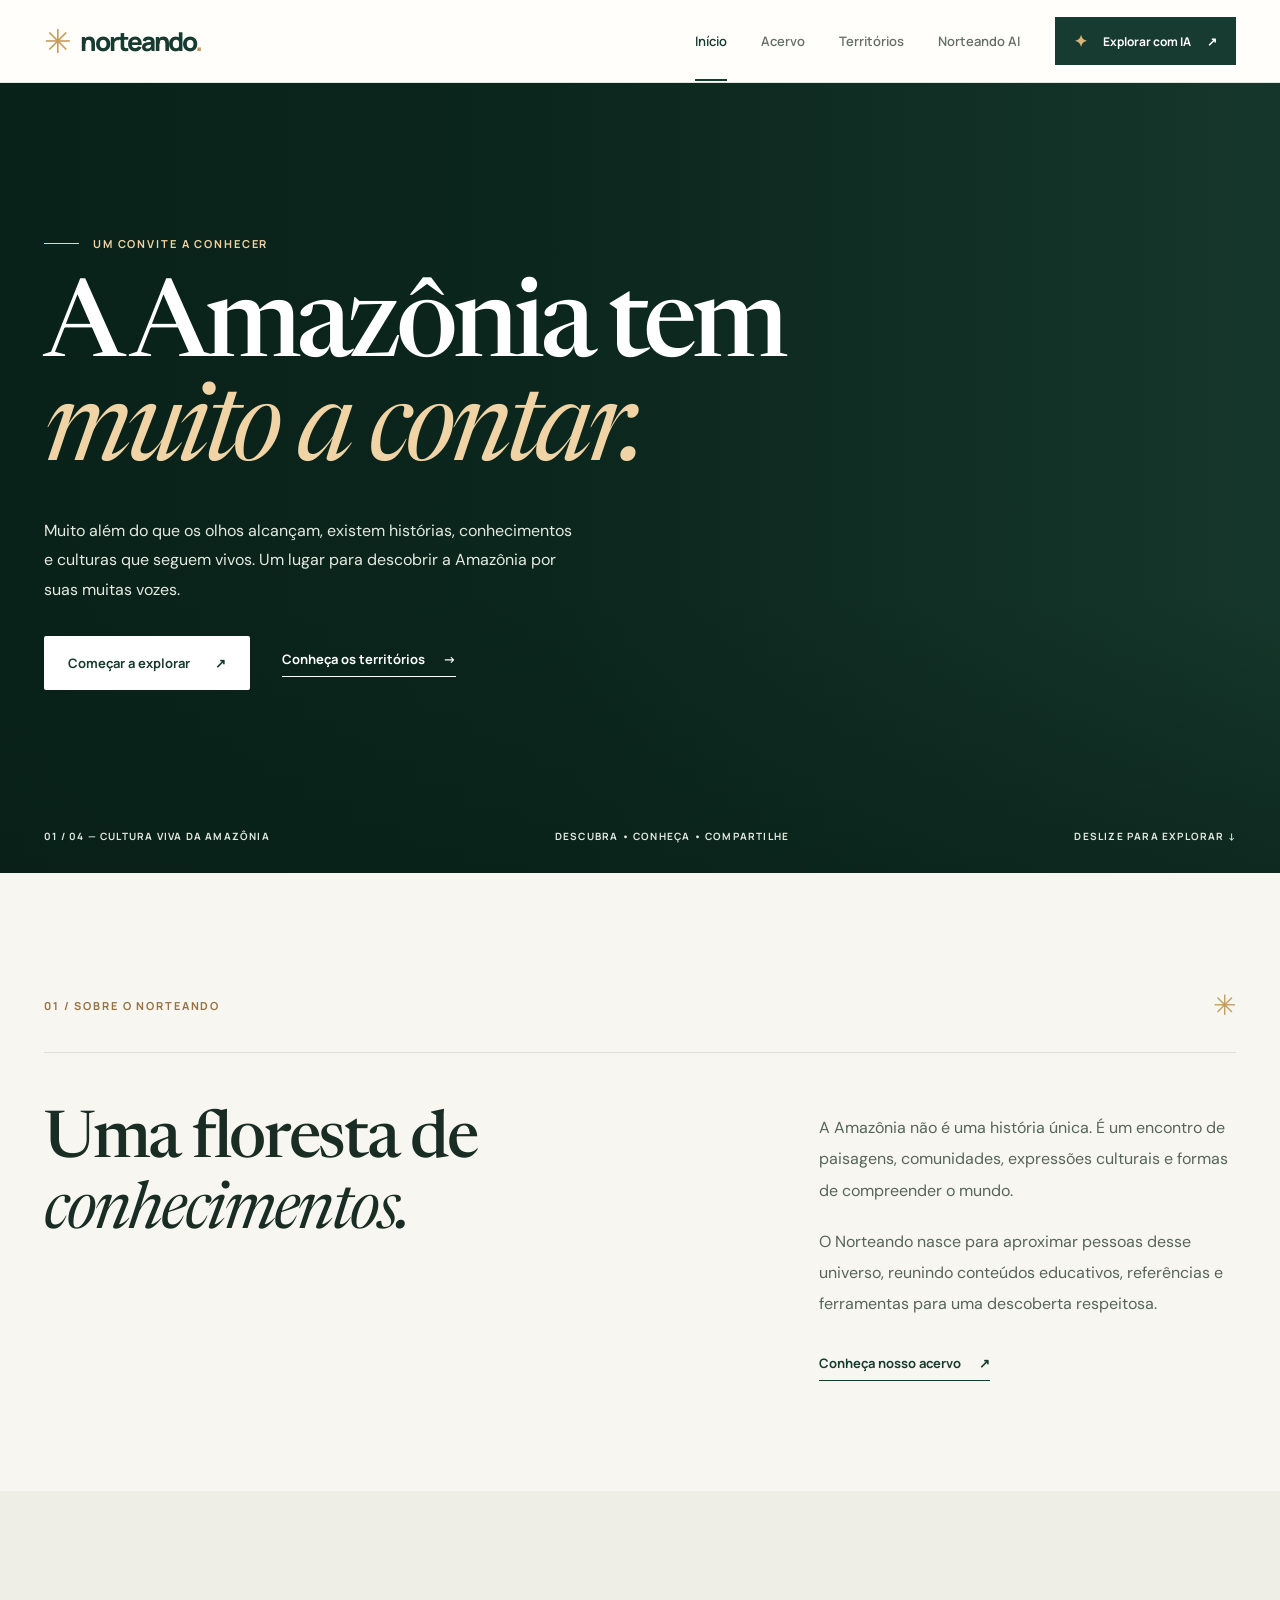
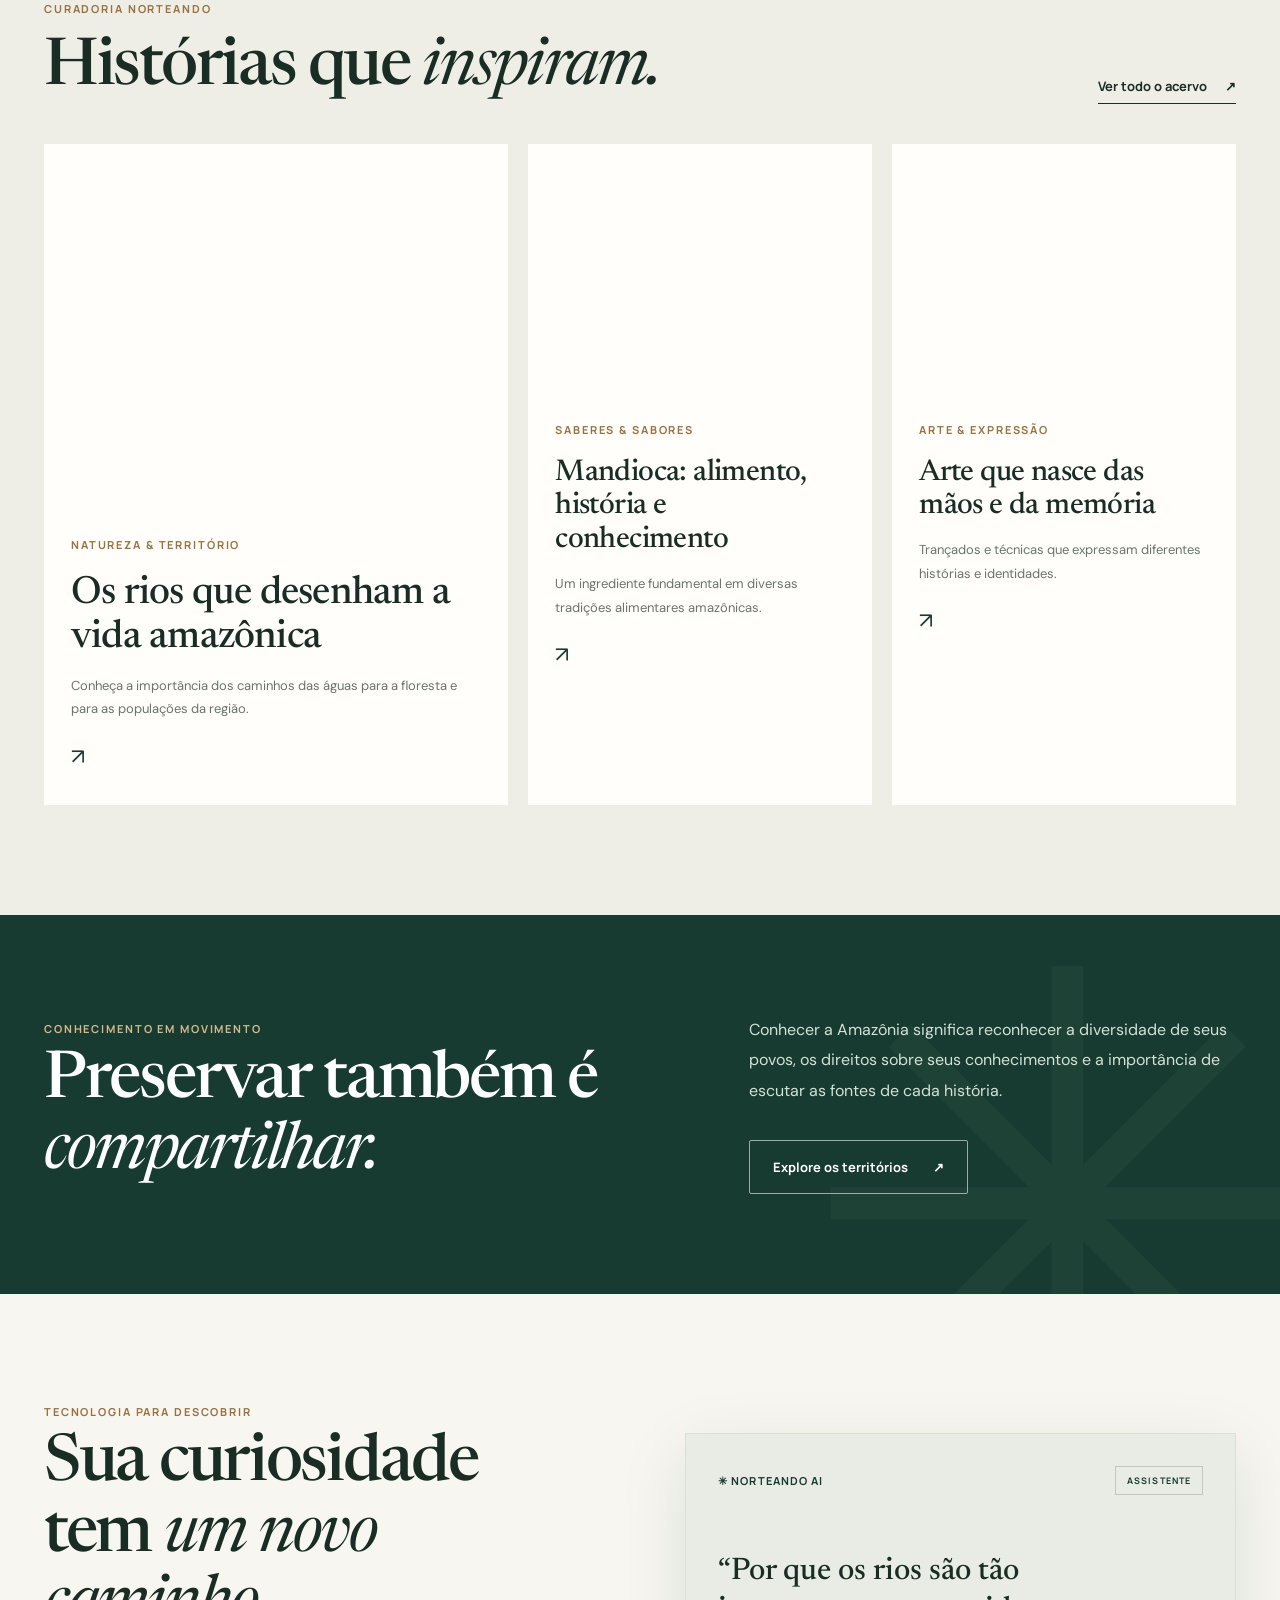
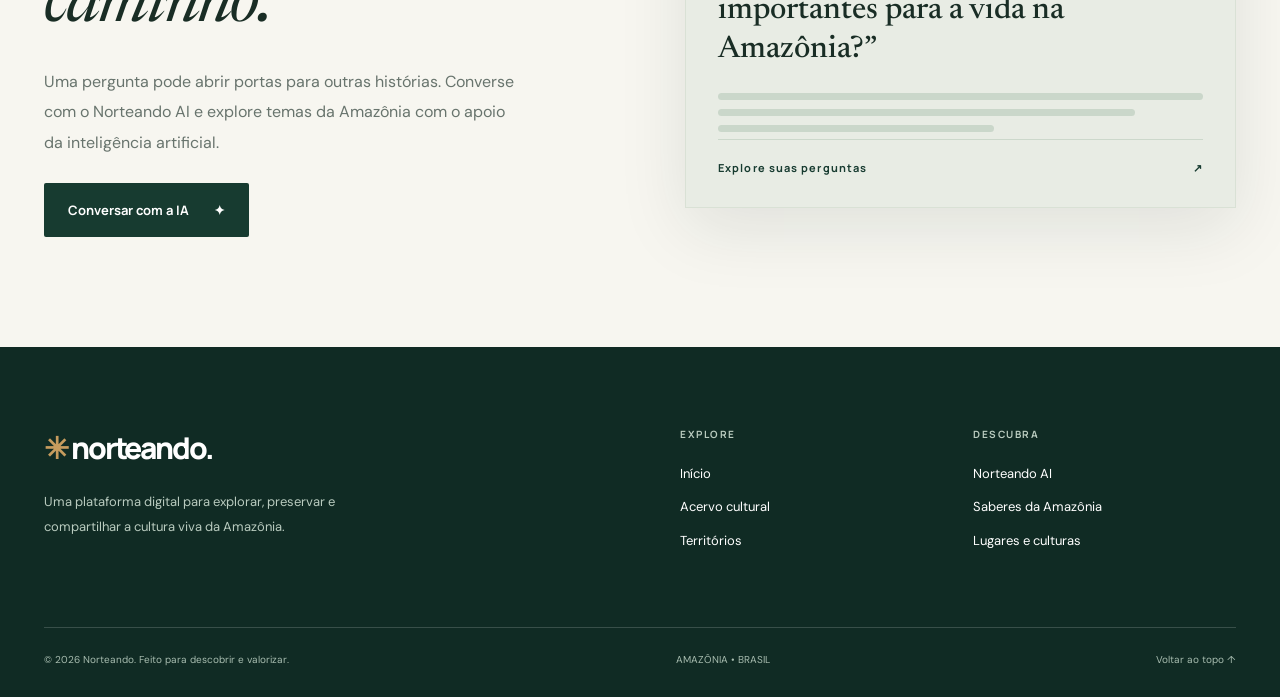
<file: index.html>
<!DOCTYPE html>
<html lang="pt-BR">

<head>
  <meta charset="UTF-8">
  <meta name="viewport" content="width=device-width, initial-scale=1">
  <meta name="theme-color" content="#12382f">
  <meta name="description"
    content="Norteando: descubra, explore e valorize a cultura viva da Amazônia. Histórias, territórios, saberes e inteligência artificial em um só lugar.">
  <meta property="og:type" content="website">
  <meta property="og:title" content="Norteando — A Amazônia tem muito a contar">
  <meta property="og:description"
    content="Uma plataforma para explorar, preservar e compartilhar a cultura viva da Amazônia.">
  <title>Norteando — A Amazônia tem muito a contar</title>
  <link rel="preconnect" href="https://fonts.googleapis.com">
  <link rel="preconnect" href="https://fonts.gstatic.com" crossorigin>
  <link
    href="https://fonts.googleapis.com/css2?family=DM+Sans:wght@400;500;600;700&family=Manrope:wght@400;500;600;700;800&family=Newsreader:opsz,wght@6..72,400;6..72,500;6..72,600&display=swap"
    rel="stylesheet">
  <link rel="stylesheet" href="./style.css">
  <script src="./app.js" defer></script>
</head>

<body>
  <a class="skip-link" href="#conteudo">Pular para o conteúdo</a>
  <div class="site-shell" id="app">
    <header class="site-header" id="topo">
      <div class="header-inner container">
        <a class="brand" href="#inicio" data-route="inicio" aria-label="Norteando, página inicial">
          <span class="brand-symbol" aria-hidden="true">✳</span><span class="brand-wordmark">norteando<span
              class="brand-period">.</span></span>
        </a>
        <nav class="desktop-nav" aria-label="Navegação principal">
          <a class="nav-link is-active" href="#inicio" data-route="inicio" aria-current="page">Início</a>
          <a class="nav-link" href="#acervo" data-route="acervo">Acervo</a>
          <a class="nav-link" href="#territorios" data-route="territorios">Territórios</a>
          <a class="nav-link" href="./ai.html" data-route="ia">Norteando AI</a>
        </nav>
        <div class="header-actions">
          <a class="header-cta" href="#ia" data-route="ia"><span class="cta-sparkle" aria-hidden="true">✦</span>
            Explorar com IA <span aria-hidden="true">↗</span></a>
          <button class="menu-toggle" type="button" aria-label="Abrir menu" aria-controls="mobile-nav"
            aria-expanded="false"><span></span><span></span><span></span></button>
        </div>
      </div>
      <nav class="mobile-nav" id="mobile-nav" aria-label="Navegação móvel" hidden>
        <a href="#inicio" data-route="inicio">Início</a><a href="#acervo" data-route="acervo">Acervo cultural</a><a
          href="#territorios" data-route="territorios">Territórios</a><a href="#ia" data-route="ia">Norteando AI</a>
      </nav>
    </header>

    <main id="conteudo">
      <!-- TELA 1: INÍCIO -->
      <section class="page page-home is-visible" id="inicio" data-page="inicio" aria-labelledby="home-title">
        <div class="hero">
          <div class="hero-image" role="img" aria-label="Vista aérea de um rio atravessando a floresta amazônica"></div>
          <div class="hero-overlay"></div>
          <div class="hero-content container">
            <p class="eyebrow hero-eyebrow"><span class="eyebrow-line"></span> UM CONVITE A CONHECER</p>
            <h1 id="home-title">A Amazônia tem<br><em>muito a contar.</em></h1>
            <p class="hero-description">Muito além do que os olhos alcançam, existem histórias, conhecimentos e culturas
              que seguem vivos. Um lugar para descobrir a Amazônia por suas muitas vozes.</p>
            <div class="hero-actions"><a class="button button-light" href="#acervo" data-route="acervo">Começar a
                explorar <span aria-hidden="true">↗</span></a><a class="text-link text-link-light" href="#territorios"
                data-route="territorios">Conheça os territórios <span aria-hidden="true">→</span></a></div>
          </div>
          <div class="hero-bottom container"><span>01 / 04 — CULTURA VIVA DA AMAZÔNIA</span><span>DESCUBRA • CONHEÇA •
              COMPARTILHE</span><span class="scroll-cue">DESLIZE PARA EXPLORAR ↓</span></div>
        </div>
        <section class="intro-section section-pad container" aria-labelledby="intro-title">
          <div class="intro-kicker"><span class="section-index">01 / SOBRE O NORTEANDO</span><span
              class="decorative-star" aria-hidden="true">✳</span></div>
          <div class="intro-layout">
            <h2 id="intro-title" class="display-title">Uma floresta de<br><em>conhecimentos.</em></h2>
            <div class="intro-copy">
              <p>A Amazônia não é uma história única. É um encontro de paisagens, comunidades, expressões culturais e
                formas de compreender o mundo.</p>
              <p>O Norteando nasce para aproximar pessoas desse universo, reunindo conteúdos educativos, referências e
                ferramentas para uma descoberta respeitosa.</p><a class="inline-link" href="#acervo"
                data-route="acervo">Conheça nosso acervo <span aria-hidden="true">↗</span></a>
            </div>
          </div>
        </section>
        <section class="featured-section section-pad" aria-labelledby="featured-title">
          <div class="container">
            <div class="section-heading">
              <div>
                <p class="eyebrow">CURADORIA NORTEANDO</p>
                <h2 id="featured-title" class="display-title">Histórias que <em>inspiram.</em></h2>
              </div><a class="inline-link" href="#acervo" data-route="acervo">Ver todo o acervo <span
                  aria-hidden="true">↗</span></a>
            </div>
            <div class="featured-grid">
              <article class="feature-card feature-card-large"><a href="#acervo" data-route="acervo"
                  data-open-record="rios">
                  <div class="feature-image image-rivers" role="img" aria-label="Rio sinuoso em meio à floresta"></div>
                  <div class="feature-content"><span class="content-tag">NATUREZA & TERRITÓRIO</span>
                    <h3>Os rios que desenham a vida amazônica</h3>
                    <p>Conheça a importância dos caminhos das águas para a floresta e para as populações da região.</p>
                    <span class="card-arrow" aria-hidden="true">↗</span>
                  </div>
                </a></article>
              <article class="feature-card"><a href="#acervo" data-route="acervo" data-open-record="mandioca">
                  <div class="feature-image image-food" role="img" aria-label="Farinha e derivados da mandioca"></div>
                  <div class="feature-content"><span class="content-tag">SABERES & SABORES</span>
                    <h3>Mandioca: alimento, história e conhecimento</h3>
                    <p>Um ingrediente fundamental em diversas tradições alimentares amazônicas.</p><span
                      class="card-arrow" aria-hidden="true">↗</span>
                  </div>
                </a></article>
              <article class="feature-card"><a href="#acervo" data-route="acervo" data-open-record="artesanato">
                  <div class="feature-image image-craft" role="img"
                    aria-label="Trançados artesanais de fibras vegetais"></div>
                  <div class="feature-content"><span class="content-tag">ARTE & EXPRESSÃO</span>
                    <h3>Arte que nasce das mãos e da memória</h3>
                    <p>Trançados e técnicas que expressam diferentes histórias e identidades.</p><span
                      class="card-arrow" aria-hidden="true">↗</span>
                  </div>
                </a></article>
            </div>
          </div>
        </section>
        <section class="manifesto-section">
          <div class="container manifesto-layout">
            <div>
              <p class="eyebrow eyebrow-muted">CONHECIMENTO EM MOVIMENTO</p>
              <h2 class="display-title">Preservar também é <em>compartilhar.</em></h2>
            </div>
            <div>
              <p>Conhecer a Amazônia significa reconhecer a diversidade de seus povos, os direitos sobre seus
                conhecimentos e a importância de escutar as fontes de cada história.</p><a
                class="button button-outline-light" href="#territorios" data-route="territorios">Explore os territórios
                <span aria-hidden="true">↗</span></a>
            </div>
          </div><span class="manifesto-glyph" aria-hidden="true">✳</span>
        </section>
        <section class="ai-teaser section-pad container">
          <div class="ai-teaser-copy">
            <p class="eyebrow">TECNOLOGIA PARA DESCOBRIR</p>
            <h2 class="display-title">Sua curiosidade<br>tem <em>um novo caminho.</em></h2>
            <p>Uma pergunta pode abrir portas para outras histórias. Converse com o Norteando AI e explore temas da
              Amazônia com o apoio da inteligência artificial.</p><a class="button button-dark" href="#ia"
              data-route="ia">Conversar com a IA <span aria-hidden="true">✦</span></a>
          </div>
          <div class="ai-teaser-panel" aria-label="Prévia da experiência Norteando AI">
            <div class="teaser-panel-top"><span>✳ NORTEANDO AI</span><span class="status-pill">ASSISTENTE</span></div>
            <p class="teaser-question">“Por que os rios são tão importantes para a vida na Amazônia?”</p>
            <div class="teaser-lines" aria-hidden="true"><span></span><span></span><span></span></div>
            <div class="teaser-bottom"><span>Explore suas perguntas</span><span>↗</span></div>
          </div>
        </section>
      </section>

      <!-- TELA 2: ACERVO -->
      <section class="page page-catalog" id="acervo" data-page="acervo" aria-labelledby="catalog-title" hidden>
        <div class="page-banner container">
          <p class="eyebrow">02 / BIBLIOTECA CULTURAL</p>
          <h1 id="catalog-title" class="display-title">Um universo de <em>descobertas.</em></h1>
          <p>Explore histórias, lugares, conhecimentos e expressões culturais que revelam a diversidade da Amazônia.
            Cada descoberta é um novo ponto de partida.</p>
          <div class="banner-decor" aria-hidden="true">✳</div>
        </div>
        <div class="catalog-section container">
          <div class="catalog-toolbar">
            <div class="search-field"><label class="sr-only" for="catalog-search">Pesquisar no acervo</label><span
                aria-hidden="true">⌕</span><input id="catalog-search" type="search"
                placeholder="Pesquise temas, histórias e saberes..." autocomplete="off"><kbd>/</kbd></div>
            <div class="catalog-meta"><span id="catalog-count" aria-live="polite">8 conteúdos</span><label
                for="catalog-sort" class="sr-only">Ordenar resultados</label><select id="catalog-sort">
                <option value="featured">Em destaque</option>
                <option value="az">Título: A–Z</option>
                <option value="za">Título: Z–A</option>
              </select></div>
          </div>
          <div class="filter-bar" role="group" aria-label="Filtrar por tema"><button class="filter-chip is-active"
              type="button" data-filter="todos" aria-pressed="true">Todos os temas</button><button class="filter-chip"
              type="button" data-filter="natureza" aria-pressed="false">Natureza</button><button class="filter-chip"
              type="button" data-filter="saberes" aria-pressed="false">Saberes</button><button class="filter-chip"
              type="button" data-filter="cultura" aria-pressed="false">Cultura</button><button class="filter-chip"
              type="button" data-filter="territorios" aria-pressed="false">Territórios</button></div>
          <div class="catalog-grid" id="catalog-grid" aria-live="polite">
            <article class="catalog-card" data-category="natureza territorios"
              data-title="Os rios que desenham a vida amazônica"><button type="button" class="catalog-card-button"
                data-open-record="rios">
                <div class="catalog-card-image image-rivers"></div>
                <div class="catalog-card-body"><span class="content-tag">NATUREZA & TERRITÓRIO</span>
                  <h2>Os rios que desenham a vida amazônica</h2>
                  <p>As águas conectam ecossistemas, deslocamentos e modos de vida.</p><span class="read-more">Explorar
                    conteúdo ↗</span>
                </div>
              </button></article>
            <article class="catalog-card" data-category="saberes cultura"
              data-title="Mandioca: alimento, história e conhecimento"><button type="button" class="catalog-card-button"
                data-open-record="mandioca">
                <div class="catalog-card-image image-food"></div>
                <div class="catalog-card-body"><span class="content-tag">SABERES & SABORES</span>
                  <h2>Mandioca: alimento, história e conhecimento</h2>
                  <p>Uma planta presente em práticas alimentares de diferentes comunidades.</p><span
                    class="read-more">Explorar conteúdo ↗</span>
                </div>
              </button></article>
            <article class="catalog-card" data-category="cultura saberes" data-title="Trançados, fibras e memória">
              <button type="button" class="catalog-card-button" data-open-record="artesanato">
                <div class="catalog-card-image image-craft"></div>
                <div class="catalog-card-body"><span class="content-tag">ARTE & EXPRESSÃO</span>
                  <h2>Trançados, fibras e memória</h2>
                  <p>Os diferentes usos das fibras vegetais em produções artesanais.</p><span class="read-more">Explorar
                    conteúdo ↗</span>
                </div>
              </button></article>
            <article class="catalog-card" data-category="natureza" data-title="A floresta e sua biodiversidade"><button
                type="button" class="catalog-card-button" data-open-record="biodiversidade">
                <div class="catalog-card-image image-forest"></div>
                <div class="catalog-card-body"><span class="content-tag">BIODIVERSIDADE</span>
                  <h2>A floresta e sua biodiversidade</h2>
                  <p>Uma introdução às relações entre espécies e ambientes amazônicos.</p><span
                    class="read-more">Explorar conteúdo ↗</span>
                </div>
              </button></article>
            <article class="catalog-card" data-category="cultura" data-title="Música e expressões populares"><button
                type="button" class="catalog-card-button" data-open-record="musica">
                <div class="catalog-card-image image-music"></div>
                <div class="catalog-card-body"><span class="content-tag">CULTURA & EXPRESSÃO</span>
                  <h2>Música e expressões populares</h2>
                  <p>Ritmos e manifestações que atravessam a região amazônica.</p><span class="read-more">Explorar
                    conteúdo ↗</span>
                </div>
              </button></article>
            <article class="catalog-card" data-category="saberes natureza"
              data-title="Plantas e conhecimentos botânicos"><button type="button" class="catalog-card-button"
                data-open-record="plantas">
                <div class="catalog-card-image image-plants"></div>
                <div class="catalog-card-body"><span class="content-tag">SABERES & NATUREZA</span>
                  <h2>Plantas e conhecimentos botânicos</h2>
                  <p>Conhecer a flora também é compreender diferentes formas de pesquisa.</p><span
                    class="read-more">Explorar conteúdo ↗</span>
                </div>
              </button></article>
            <article class="catalog-card" data-category="territorios" data-title="Comunidades e caminhos das águas">
              <button type="button" class="catalog-card-button" data-open-record="comunidades">
                <div class="catalog-card-image image-community"></div>
                <div class="catalog-card-body"><span class="content-tag">VIDA & TERRITÓRIO</span>
                  <h2>Comunidades e caminhos das águas</h2>
                  <p>As relações entre deslocamento, paisagem e vida cotidiana.</p><span class="read-more">Explorar
                    conteúdo ↗</span>
                </div>
              </button></article>
            <article class="catalog-card" data-category="cultura territorios"
              data-title="A diversidade de línguas amazônicas"><button type="button" class="catalog-card-button"
                data-open-record="linguas">
                <div class="catalog-card-image image-language"></div>
                <div class="catalog-card-body"><span class="content-tag">LÍNGUAS & MEMÓRIA</span>
                  <h2>A diversidade de línguas amazônicas</h2>
                  <p>As línguas como parte essencial da memória e da diversidade cultural.</p><span
                    class="read-more">Explorar conteúdo ↗</span>
                </div>
              </button></article>
          </div>
          <div class="empty-state" id="catalog-empty" hidden><span aria-hidden="true">⌕</span>
            <h2>Nenhum resultado encontrado</h2>
            <p>Experimente outra palavra-chave ou escolha um tema diferente.</p><button class="button button-dark"
              type="button" id="clear-filters">Limpar filtros</button>
          </div>
        </div>
        <section class="catalog-bottom-cta">
          <div class="container">
            <p class="eyebrow">CONTINUE A DESCOBERTA</p>
            <h2>Ficou com alguma pergunta?</h2>
            <p>Leve sua curiosidade ao Norteando AI e continue explorando.</p><a href="#ia" data-route="ia"
              class="button button-light">Perguntar à IA ↗</a>
          </div>
        </section>
      </section>

      <!-- TELA 3: TERRITÓRIOS -->
      <section class="page page-territories" id="territorios" data-page="territorios"
        aria-labelledby="territories-title" hidden>
        <div class="territory-hero">
          <div class="territory-hero-image" role="img" aria-label="Paisagem fluvial amazônica"></div>
          <div class="territory-hero-shade"></div>
          <div class="container territory-hero-content">
            <p class="eyebrow">03 / TERRITÓRIOS E IDENTIDADES</p>
            <h1 id="territories-title">Muitos lugares.<br><em>Incontáveis histórias.</em></h1>
            <p>Conheça diferentes paisagens, contextos e expressões culturais da Amazônia brasileira. Um território
              plural, que não cabe em uma única narrativa.</p>
          </div>
        </div>
        <section class="territory-intro container section-pad">
          <div class="section-heading">
            <div>
              <p class="eyebrow">GEOGRAFIAS DA CULTURA</p>
              <h2 class="display-title">Amazônias <em>plurais.</em></h2>
            </div>
            <p>De cidades a comunidades ribeirinhas, de florestas a rios, cada lugar apresenta relações próprias entre
              ambiente, memória e cotidiano.</p>
          </div>
          <div class="territory-cards">
            <article class="territory-card">
              <div class="territory-card-image image-acre"></div>
              <div class="territory-card-body"><span class="territory-number">01 / NORTE DO BRASIL</span>
                <h3>Acre</h3>
                <p>Florestas, rios, cidades e uma rica diversidade de trajetórias sociais e culturais no extremo oeste
                  brasileiro.</p>
                <div class="territory-tags"><span>Rio Branco</span><span>Alto Acre</span><span>Juruá</span></div><button
                  type="button" class="inline-link territory-explore" data-territory="acre">Conhecer o território
                  ↗</button>
              </div>
            </article>
            <article class="territory-card">
              <div class="territory-card-image image-amazonas"></div>
              <div class="territory-card-body"><span class="territory-number">02 / NORTE DO BRASIL</span>
                <h3>Amazonas</h3>
                <p>Um estado marcado por grandes redes fluviais, centros urbanos e múltiplas formas de viver e produzir
                  cultura.</p>
                <div class="territory-tags"><span>Manaus</span><span>Rio Negro</span><span>Solimões</span></div><button
                  type="button" class="inline-link territory-explore" data-territory="amazonas">Conhecer o território
                  ↗</button>
              </div>
            </article>
            <article class="territory-card">
              <div class="territory-card-image image-para"></div>
              <div class="territory-card-body"><span class="territory-number">03 / NORTE DO BRASIL</span>
                <h3>Pará</h3>
                <p>Encontros entre rios, cidades, ilhas e tradições culturais que integram a diversidade amazônica.</p>
                <div class="territory-tags"><span>Belém</span><span>Marajó</span><span>Tapajós</span></div><button
                  type="button" class="inline-link territory-explore" data-territory="para">Conhecer o território
                  ↗</button>
              </div>
            </article>
          </div>
        </section>
        <section class="territory-perspective">
          <div class="container perspective-layout">
            <div>
              <p class="eyebrow eyebrow-muted">ALÉM DO MAPA</p>
              <h2 class="display-title">Um território é também <em>memória.</em></h2>
            </div>
            <div>
              <p>Territórios não são apenas limites geográficos. São espaços de pertencimento, convivência e
                transformação, cujas histórias devem ser contadas com contexto e respeito por quem as vive.</p>
              <p>O Norteando apresenta materiais introdutórios e incentiva a consulta às instituições, aos pesquisadores
                e às próprias organizações comunitárias que publicam seus conhecimentos.</p>
            </div>
          </div>
        </section>
        <section class="container section-pad territory-discover">
          <p class="eyebrow">APROFUNDE SEU OLHAR</p>
          <h2 class="display-title">Conhecimento para <em>ir além.</em></h2>
          <div class="discovery-links"><a href="#acervo" data-route="acervo"><span>01</span><strong>Explore os saberes e
                as culturas</strong><span aria-hidden="true">↗</span></a><a href="#acervo"
              data-route="acervo"><span>02</span><strong>Descubra os ecossistemas amazônicos</strong><span
                aria-hidden="true">↗</span></a><a href="#ia" data-route="ia"><span>03</span><strong>Faça uma pergunta ao
                Norteando AI</strong><span aria-hidden="true">↗</span></a></div>
        </section>
      </section>

      <!-- TELA 4: NORTEANDO AI -->
      <section class="page page-ai" id="ia" data-page="ia" aria-labelledby="ai-title" hidden>
        <div class="ai-layout">
          <aside class="ai-sidebar" aria-label="Histórico de conversas">
            <div class="ai-sidebar-heading"><span class="ai-sidebar-brand">✳ Norteando AI</span><button type="button"
                class="icon-button" id="sidebar-toggle" aria-label="Recolher histórico">☰</button></div><button
              class="new-chat-button" id="new-chat" type="button"><span aria-hidden="true">＋</span> Nova
              conversa</button>
            <div class="chat-history-section">
              <p class="sidebar-label">SUAS CONVERSAS</p>
              <div class="conversation-list" id="conversation-list">
                <p class="sidebar-empty">Suas conversas aparecerão aqui.</p>
              </div>
            </div>
            <div class="ai-sidebar-footer"><span class="model-status-dot" id="model-status-dot"></span><span
                id="model-status-label">Verificando Ollama...</span><button type="button" id="ai-settings-open"
                class="sidebar-settings" aria-label="Configurações do modelo">⚙</button></div>
          </aside>
          <div class="ai-main">
            <div class="ai-topbar">
              <div>
                <p class="ai-topbar-label">ASSISTENTE DE DESCOBERTA</p>
                <h1 id="ai-title">Norteando <em>AI</em></h1>
              </div><span class="ai-model-label" id="active-model-label">Gemma 4 • Ollama local</span>
            </div>
            <div class="ai-chat-scroll" id="ai-chat-scroll">
              <div class="ai-welcome" id="ai-welcome">
                <div class="ai-welcome-symbol" aria-hidden="true">✳</div>
                <p class="eyebrow">BEM-VINDO AO NORTEANDO AI</p>
                <h2>O que você gostaria<br>de <em>descobrir hoje?</em></h2>
                <p>Explore perguntas sobre natureza, história e cultura amazônica. A IA pode ajudar a aprender, mas suas
                  respostas devem ser conferidas em fontes confiáveis.</p>
                <div class="suggestion-grid"><button type="button" class="suggestion-card"
                    data-prompt="Qual é a importância dos rios para as comunidades amazônicas?"><span>01 /
                      TERRITÓRIOS</span><strong>Qual é a importância dos rios para as comunidades
                      amazônicas?</strong><span aria-hidden="true">↗</span></button><button type="button"
                    class="suggestion-card"
                    data-prompt="Como a mandioca está presente na alimentação amazônica?"><span>02 /
                      SABERES</span><strong>Como a mandioca está presente na alimentação amazônica?</strong><span
                      aria-hidden="true">↗</span></button><button type="button" class="suggestion-card"
                    data-prompt="O que torna a biodiversidade amazônica tão importante?"><span>03 /
                      NATUREZA</span><strong>O que torna a biodiversidade amazônica tão importante?</strong><span
                      aria-hidden="true">↗</span></button><button type="button" class="suggestion-card"
                    data-prompt="Quais são algumas das expressões culturais da região amazônica?"><span>04 /
                      CULTURA</span><strong>Quais são algumas das expressões culturais da região
                      amazônica?</strong><span aria-hidden="true">↗</span></button></div>
              </div>
              <div class="chat-messages" id="chat-messages" role="log" aria-label="Mensagens da conversa"
                aria-live="polite" aria-relevant="additions text"></div>
            </div>
            <div class="ai-composer-wrap">
              <form class="ai-composer" id="chat-form"><label class="sr-only" for="chat-input">Sua mensagem para o
                  Norteando AI</label><textarea id="chat-input" name="message" rows="2" maxlength="4000"
                  placeholder="Pergunte algo sobre a Amazônia..." required></textarea>
                <div class="composer-actions"><span class="composer-hint">Enter para enviar • Shift + Enter para nova
                    linha</span>
                  <div><button type="button" class="stop-button" id="stop-generation" hidden>Parar
                      resposta</button><button type="submit" class="send-button" id="send-message"
                      aria-label="Enviar mensagem">↑</button></div>
                </div>
              </form>
              <p class="ai-disclaimer">O Norteando AI utiliza Gemma 4 via Ollama local. Respostas podem conter
                imprecisões; verifique informações importantes.</p>
              <p id="ai-error" class="ai-error" role="alert" hidden></p>
            </div>
          </div>
        </div>
      </section>
    </main>

    <footer class="site-footer" id="rodape">
      <div class="container">
        <div class="footer-top">
          <div class="footer-about"><a href="#inicio" data-route="inicio" class="footer-brand"><span
                aria-hidden="true">✳</span> norteando.</a>
            <p>Uma plataforma digital para explorar, preservar e compartilhar a cultura viva da Amazônia.</p>
          </div>
          <div class="footer-links">
            <div>
              <h2>EXPLORE</h2><a href="#inicio" data-route="inicio">Início</a><a href="#acervo"
                data-route="acervo">Acervo cultural</a><a href="#territorios" data-route="territorios">Territórios</a>
            </div>
            <div>
              <h2>DESCUBRA</h2><a href="#ia" data-route="ia">Norteando AI</a><a href="#acervo"
                data-route="acervo">Saberes da Amazônia</a><a href="#territorios" data-route="territorios">Lugares e
                culturas</a>
            </div>
          </div>
        </div>
        <div class="footer-bottom"><span>© <span id="current-year">2026</span> Norteando. Feito para descobrir e
            valorizar.</span><span>AMAZÔNIA • BRASIL</span><a href="#topo">Voltar ao topo ↑</a></div>
      </div>
    </footer>
  </div>

  <!-- DIÁLOGO DE DETALHES DO ACERVO -->
  <dialog class="content-dialog" id="record-dialog" aria-labelledby="record-dialog-title">
    <div class="dialog-inner"><button class="dialog-close" id="record-dialog-close" type="button"
        aria-label="Fechar detalhes">✕</button>
      <div class="dialog-hero" id="record-dialog-image"></div>
      <div class="dialog-content">
        <p class="eyebrow" id="record-dialog-category">ACERVO NORTEANDO</p>
        <h2 id="record-dialog-title"></h2>
        <p class="dialog-lead" id="record-dialog-lead"></p>
        <div class="dialog-article" id="record-dialog-article"></div>
        <div class="dialog-sources">
          <h3>Fontes e referências</h3>
          <div id="record-dialog-sources"></div>
        </div><button class="button button-dark" id="ask-about-record" type="button">Perguntar ao Norteando AI
          ↗</button>
      </div>
    </div>
  </dialog>

  <!-- DIÁLOGO DE TERRITÓRIOS -->
  <dialog class="territory-dialog" id="territory-dialog" aria-labelledby="territory-dialog-title">
    <div class="dialog-inner"><button class="dialog-close" id="territory-dialog-close" type="button"
        aria-label="Fechar detalhes">✕</button>
      <div class="dialog-content">
        <p class="eyebrow">TERRITÓRIOS DA AMAZÔNIA</p>
        <h2 id="territory-dialog-title"></h2>
        <div id="territory-dialog-content"></div><a href="#acervo" data-route="acervo"
          class="button button-dark">Explorar conteúdos relacionados ↗</a>
      </div>
    </div>
  </dialog>

  <!-- CONFIGURAÇÕES DA IA -->
  <dialog class="settings-dialog" id="ai-settings" aria-labelledby="settings-title">
    <form method="dialog" class="settings-panel">
      <div class="settings-header">
        <div>
          <p class="eyebrow">NORTEANDO AI</p>
          <h2 id="settings-title">Configurações</h2>
        </div><button type="submit" class="dialog-close" aria-label="Fechar configurações">✕</button>
      </div>
      <p>Conecte o navegador à sua instalação local do Ollama. O modelo precisa estar instalado e acessível.</p><label
        for="ollama-url">Endereço do Ollama</label><input id="ollama-url" type="url" value="http://localhost:11434"
        spellcheck="false"><label for="ollama-model">Identificador do modelo instalado</label><input id="ollama-model"
        type="text" placeholder="Digite o nome exato do modelo" spellcheck="false">
      <p class="settings-note">O navegador precisa de permissão CORS para acessar o Ollama. Nunca exponha uma instância
        local diretamente à internet.</p><button class="button button-dark" type="button" id="save-ai-settings">Salvar e
        verificar conexão</button>
      <p id="settings-feedback" role="status"></p>
    </form>
  </dialog>

  <div class="toast" id="toast" role="status" aria-live="polite" hidden></div>
  <noscript>
    <div class="noscript-notice">Ative o JavaScript para usar a navegação, os filtros e o Norteando AI.</div>
  </noscript>
</body>

</html>
</file>
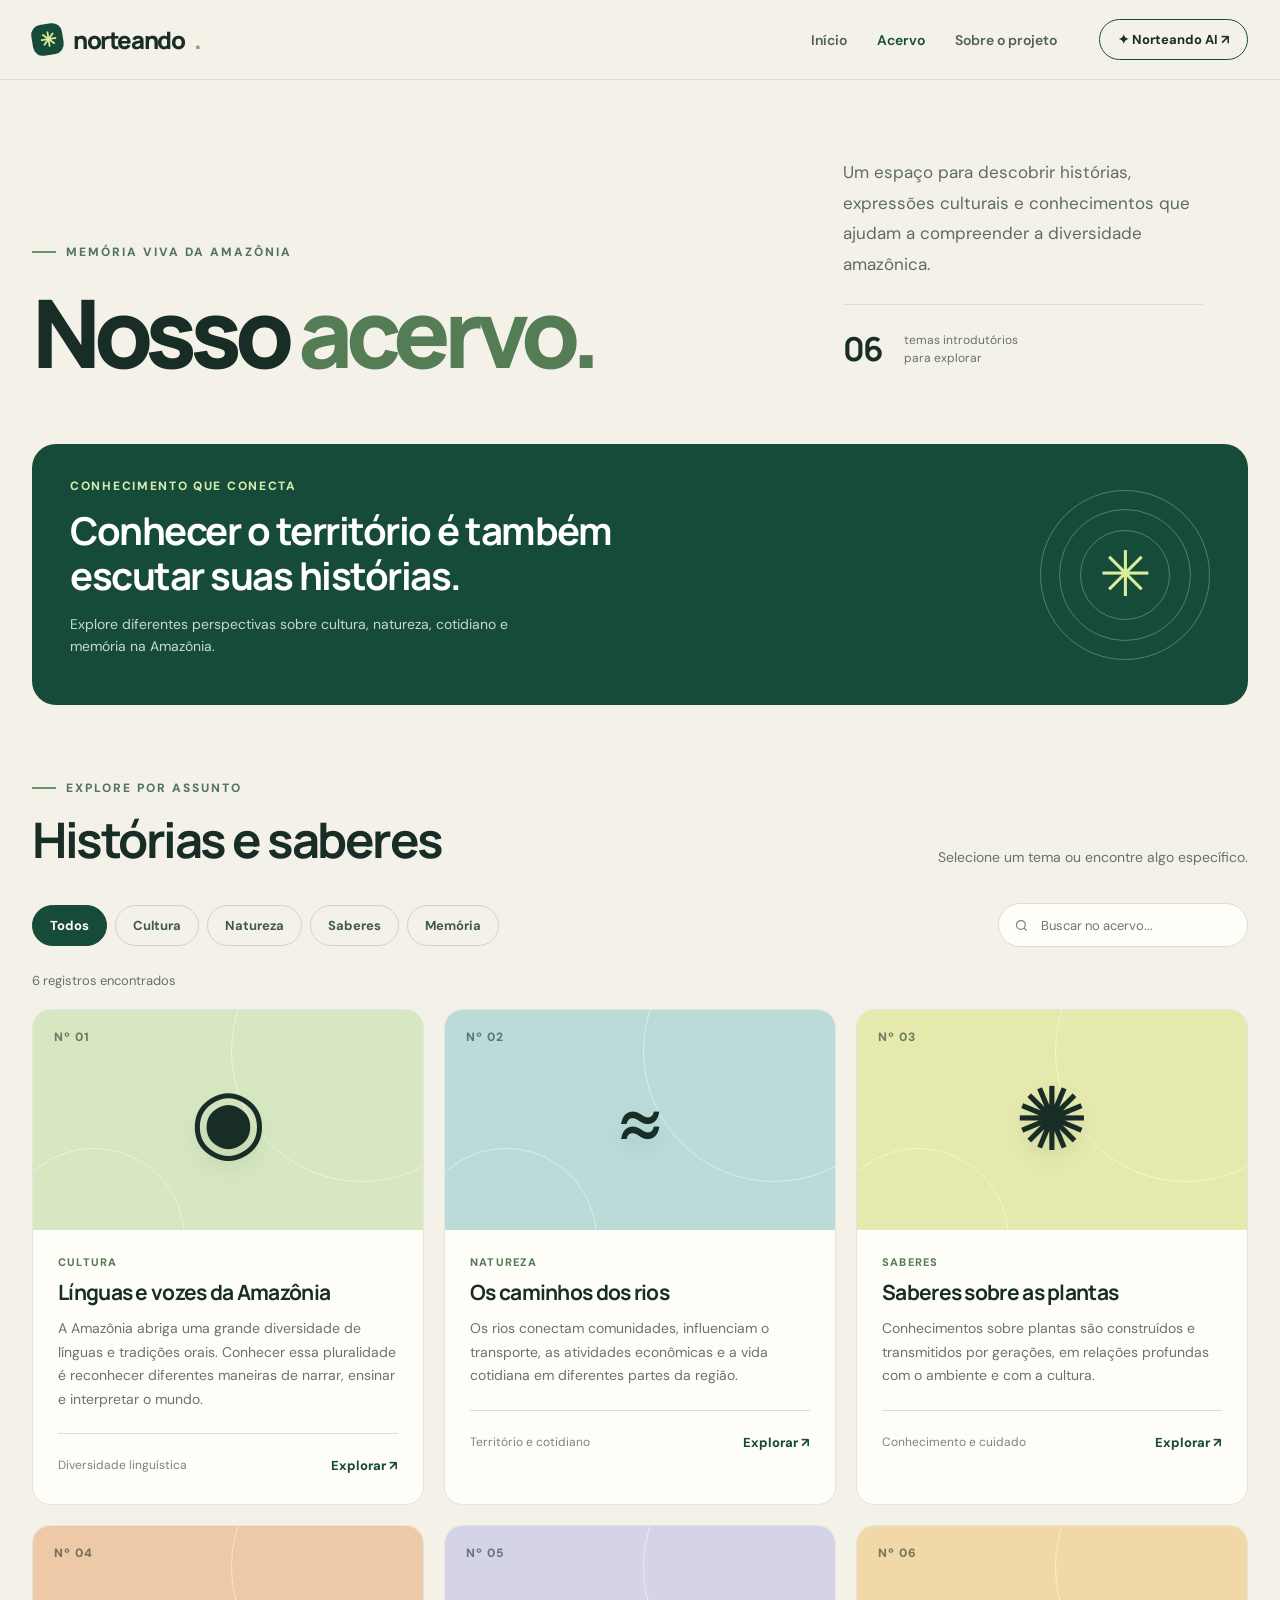
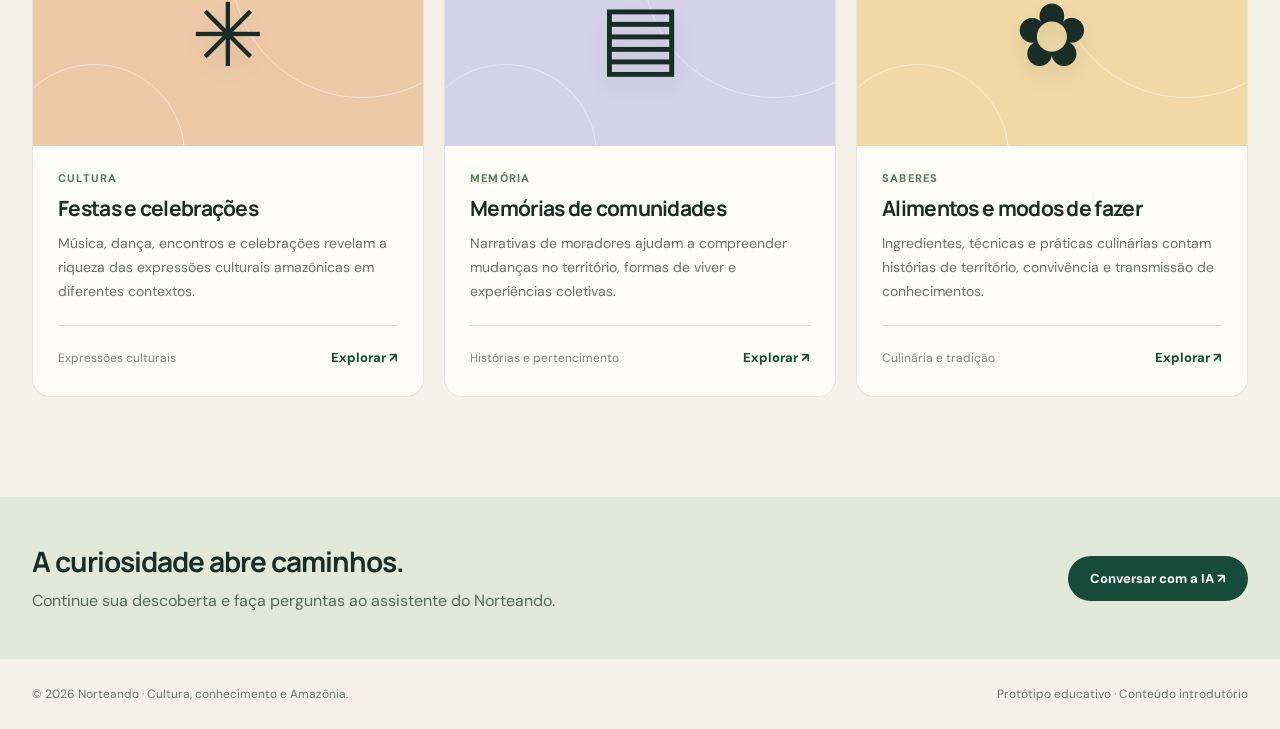
<file: acervo.html>
<!doctype html>
<html lang="pt-BR">
<head>
  <meta charset="utf-8">
  <meta name="viewport" content="width=device-width, initial-scale=1">
  <meta name="theme-color" content="#f4f1e9">
  <meta name="description" content="Explore o acervo cultural do Norteando: saberes, expressões, territórios e memórias da Amazônia.">
  <title>Acervo — Norteando</title>
  <style>
    @import url('https://fonts.googleapis.com/css2?family=DM+Sans:wght@400;500;600;700&family=Manrope:wght@400;500;600;700;800&display=swap');
    :root{--bg:#f4f1e9;--paper:#fffdf7;--ink:#172d26;--muted:#65736b;--line:#d9dfd3;--forest:#174b39;--lime:#d8ee9c;--orange:#eeb46c;--radius:18px}
    *{box-sizing:border-box}html{scroll-behavior:smooth}body{margin:0;background:var(--bg);color:var(--ink);font-family:'DM Sans',sans-serif}button,input{font:inherit}button{cursor:pointer}a{color:inherit;text-decoration:none}button:focus-visible,a:focus-visible,input:focus-visible{outline:3px solid #bcdf77;outline-offset:3px}
    .wrap{width:min(1240px,calc(100% - 64px));margin:auto}.topbar{height:80px;border-bottom:1px solid var(--line);background:var(--bg);position:sticky;top:0;z-index:10}.nav{height:100%;display:flex;align-items:center;gap:42px}.logo{display:flex;align-items:center;gap:10px;font-family:Manrope,sans-serif;font-size:24px;font-weight:800;letter-spacing:-1.4px}.mark{height:31px;width:31px;border-radius:10px;background:var(--forest);color:var(--lime);display:grid;place-items:center;font-size:20px;transform:rotate(-9deg)}.navlinks{display:flex;gap:30px;align-items:center;margin-left:auto}.navlinks a{font-size:14px;font-weight:600;color:#506159}.navlinks a.active{color:var(--forest)}.navlinks a:hover{color:var(--forest)}.ai-link{border:1px solid var(--forest);border-radius:100px;padding:11px 18px;font-weight:700;font-size:13px;white-space:nowrap}.ai-link:hover{background:var(--forest);color:white}
    .hero{padding:77px 0 65px;display:grid;grid-template-columns:1.3fr .7fr;gap:60px;align-items:end}.eyebrow{font-size:12px;font-weight:800;text-transform:uppercase;letter-spacing:2px;color:#52755d;display:flex;align-items:center;gap:10px}.eyebrow:before{content:'';width:24px;height:2px;background:#67946c}.hero h1{font-family:Manrope,sans-serif;font-size:clamp(55px,7.4vw,106px);line-height:1.01;letter-spacing:-.075em;font-weight:800;margin:24px 0 0}.hero h1 em{font-style:normal;color:#547d55}.hero-copy{max-width:360px;padding-bottom:8px}.hero-copy p{font-size:17px;line-height:1.8;color:#5e6c63;margin:0 0 25px}.hero-count{display:flex;gap:22px;align-items:center;border-top:1px solid var(--line);padding-top:21px}.hero-count strong{font-size:33px;font-family:Manrope,sans-serif;letter-spacing:-2px}.hero-count span{font-size:12px;color:var(--muted);line-height:1.5}
    .feature{background:var(--forest);border-radius:24px;color:#fff;min-height:248px;padding:34px 38px;display:grid;grid-template-columns:1fr 170px;align-items:center;overflow:hidden;position:relative}.feature .tag{color:#d2edb0;font-size:12px;text-transform:uppercase;letter-spacing:1.7px;font-weight:800}.feature h2{font-family:Manrope,sans-serif;letter-spacing:-1.5px;font-size:clamp(27px,3vw,39px);line-height:1.15;max-width:600px;margin:15px 0}.feature p{color:#c6d8cd;line-height:1.6;font-size:14px;max-width:490px}.feature-art{height:170px;width:170px;border:1px solid #ffffff45;border-radius:50%;display:grid;place-items:center;position:relative}.feature-art:before,.feature-art:after{content:'';position:absolute;border:1px solid #ffffff45;border-radius:50%;inset:18px}.feature-art:after{inset:39px}.feature-art span{font-size:63px;z-index:1;color:var(--lime)}
    .catalog{padding:75px 0 100px}.section-head{display:flex;justify-content:space-between;align-items:end;gap:24px;margin-bottom:30px}.section-head h2{font-family:Manrope,sans-serif;font-size:clamp(32px,4vw,49px);letter-spacing:-2.5px;margin:10px 0 0}.section-head p{font-size:14px;color:var(--muted);margin:0 0 7px}.toolbar{display:flex;justify-content:space-between;gap:18px;align-items:center;flex-wrap:wrap;margin-bottom:25px}.filters{display:flex;gap:8px;flex-wrap:wrap}.filter{border:1px solid #cdd6c9;background:transparent;color:#405a4b;border-radius:100px;padding:11px 17px;font-size:13px;font-weight:700;transition:.2s}.filter:hover{border-color:var(--forest)}.filter.active{background:var(--forest);color:white;border-color:var(--forest)}.search{display:flex;align-items:center;gap:10px;background:var(--paper);border:1px solid var(--line);padding:0 15px;border-radius:100px;min-width:250px;height:44px}.search svg{width:17px;color:#78877c}.search input{background:transparent;border:0;outline:0;width:100%;min-width:0;font-size:13px;color:var(--ink)}.search:focus-within{outline:2px solid #a6c985}.results{font-size:13px;color:var(--muted);margin:0 0 20px}
    .grid{display:grid;grid-template-columns:repeat(3,minmax(0,1fr));gap:20px}.item{background:var(--paper);border:1px solid #e3e5dc;border-radius:var(--radius);overflow:hidden;transition:transform .2s,box-shadow .2s}.item:hover{transform:translateY(-4px);box-shadow:0 14px 30px #183e2920}.item-visual{height:220px;display:grid;place-items:center;position:relative;overflow:hidden}.item-visual:before{content:'';position:absolute;width:260px;height:260px;border:1px solid #ffffff7a;border-radius:50%;top:-90px;right:-70px}.item-visual:after{content:'';position:absolute;width:180px;height:180px;border:1px solid #ffffff7a;border-radius:50%;bottom:-100px;left:-30px}.item-visual .symbol{font-size:88px;line-height:1;filter:drop-shadow(0 10px 10px #00000012);position:relative;z-index:1}.item-visual .index{position:absolute;left:21px;top:19px;color:#20382f9c;font-size:12px;font-weight:800;letter-spacing:1px}.item-body{padding:25px}.item-meta{font-size:11px;font-weight:800;letter-spacing:1.2px;text-transform:uppercase;color:#527b58}.item h3{font-family:Manrope,sans-serif;font-size:21px;line-height:1.3;letter-spacing:-.7px;margin:10px 0}.item p{color:#68756b;font-size:14px;line-height:1.7;min-height:72px;margin:0 0 21px}.item-footer{border-top:1px solid var(--line);padding-top:18px;display:flex;align-items:center;justify-content:space-between;gap:12px}.item-footer small{color:#78867b;font-size:12px}.open-item{border:0;background:transparent;font-weight:800;color:var(--forest);font-size:13px;padding:5px 0}.open-item:hover{text-decoration:underline}.empty{grid-column:1/-1;text-align:center;padding:65px 20px;border:1px dashed #b9c7b8;border-radius:20px;color:var(--muted)}.empty h3{color:var(--ink)}
    .closing{background:#e2e9d8;padding:45px 0}.closing-inner{display:flex;justify-content:space-between;align-items:center;gap:30px}.closing h2{font-family:Manrope,sans-serif;font-size:28px;letter-spacing:-1px;margin:0 0 8px}.closing p{color:#566a58;margin:0;line-height:1.6}.closing a{background:var(--forest);color:white;border-radius:100px;padding:14px 22px;font-weight:800;font-size:13px;white-space:nowrap}footer{padding:27px 0;color:#68786d;font-size:12px}.foot{display:flex;justify-content:space-between;gap:15px;flex-wrap:wrap}
    dialog{border:0;border-radius:24px;padding:0;max-width:570px;width:calc(100% - 30px);box-shadow:0 25px 80px #0a251e60;background:var(--paper);color:var(--ink)}dialog::backdrop{background:#102b23a8;backdrop-filter:blur(4px)}.modal-top{padding:30px 32px 18px;display:flex;justify-content:space-between;gap:12px}.modal-top button{border:0;background:#e9eee6;border-radius:50%;width:36px;height:36px;font-size:23px}.modal-content{padding:0 32px 35px}.modal-content h2{font-family:Manrope,sans-serif;font-size:35px;letter-spacing:-1.6px;line-height:1.2;margin:8px 0 14px}.modal-content p{color:#586a5f;line-height:1.85}.modal-note{padding:15px;background:#e8efe1;border-radius:12px;font-size:12px;color:#516b54;line-height:1.6;margin-top:24px}
    @media(max-width:850px){.hero{grid-template-columns:1fr;gap:25px}.hero-copy{max-width:560px}.grid{grid-template-columns:repeat(2,minmax(0,1fr))}.nav{gap:15px}.navlinks{gap:15px}.feature{grid-template-columns:1fr 110px}.feature-art{width:110px;height:110px}.feature-art span{font-size:42px}}
    @media(max-width:600px){.wrap{width:min(100% - 34px,1240px)}.topbar{height:68px}.logo{font-size:21px}.navlinks{display:none}.ai-link{margin-left:auto;font-size:12px;padding:10px 13px}.hero{padding:51px 0 42px}.hero h1{font-size:60px}.feature{padding:27px;display:block;min-height:0}.feature-art{display:none}.catalog{padding:53px 0 70px}.section-head{display:block}.section-head p{margin-top:10px}.grid{grid-template-columns:1fr}.item-visual{height:210px}.toolbar{align-items:stretch}.search{width:100%}.closing-inner{align-items:flex-start;flex-direction:column}}
    @media(prefers-reduced-motion:reduce){*,*:before,*:after{scroll-behavior:auto!important;transition:none!important}}
  </style>
</head>
<body>
  <header class="topbar"><nav class="wrap nav" aria-label="Navegação principal">
    <a class="logo" href="index.html" aria-label="Norteando, página inicial"><span class="mark" aria-hidden="true">✳</span> norteando<span style="color:#78a45c">.</span></a>
    <div class="navlinks"><a href="index.html">Início</a><a href="acervo.html" class="active" aria-current="page">Acervo</a><a href="index.html#sobre">Sobre o projeto</a></div>
    <a class="ai-link" href="ai.html">✦ Norteando AI ↗</a>
  </nav></header>
  <main>
    <section class="wrap hero" aria-labelledby="hero-title"><div><div class="eyebrow">Memória viva da Amazônia</div><h1 id="hero-title">Nosso <em>acervo.</em></h1></div><div class="hero-copy"><p>Um espaço para descobrir histórias, expressões culturais e conhecimentos que ajudam a compreender a diversidade amazônica.</p><div class="hero-count"><strong id="hero-total">06</strong><span>temas introdutórios<br>para explorar</span></div></div></section>
    <section class="wrap feature" aria-label="Apresentação do acervo"><div><div class="tag">Conhecimento que conecta</div><h2>Conhecer o território é também escutar suas histórias.</h2><p>Explore diferentes perspectivas sobre cultura, natureza, cotidiano e memória na Amazônia.</p></div><div class="feature-art" aria-hidden="true"><span>✳</span></div></section>
    <section class="wrap catalog" aria-labelledby="catalog-title"><div class="section-head"><div><div class="eyebrow">Explore por assunto</div><h2 id="catalog-title">Histórias e saberes</h2></div><p>Selecione um tema ou encontre algo específico.</p></div>
      <div class="toolbar"><div class="filters" role="group" aria-label="Filtrar por categoria"><button class="filter active" data-filter="Todos" aria-pressed="true">Todos</button><button class="filter" data-filter="Cultura" aria-pressed="false">Cultura</button><button class="filter" data-filter="Natureza" aria-pressed="false">Natureza</button><button class="filter" data-filter="Saberes" aria-pressed="false">Saberes</button><button class="filter" data-filter="Memória" aria-pressed="false">Memória</button></div><label class="search"><svg viewBox="0 0 24 24" fill="none" stroke="currentColor" stroke-width="2" aria-hidden="true"><circle cx="11" cy="11" r="7"/><path d="m20 20-4-4"/></svg><input id="search" type="search" placeholder="Buscar no acervo..." aria-label="Buscar no acervo"></label></div>
      <p class="results" id="results" role="status" aria-live="polite"></p><div class="grid" id="cards"></div>
    </section>
    <section class="closing"><div class="wrap closing-inner"><div><h2>A curiosidade abre caminhos.</h2><p>Continue sua descoberta e faça perguntas ao assistente do Norteando.</p></div><a href="ai.html">Conversar com a IA ↗</a></div></section>
  </main>
  <footer><div class="wrap foot"><span>© <span id="year"></span> Norteando · Cultura, conhecimento e Amazônia.</span><span>Protótipo educativo · Conteúdo introdutório</span></div></footer>
  <dialog id="details" aria-labelledby="modal-title"><div class="modal-top"><span class="eyebrow" id="modal-category">Acervo</span><button id="close-modal" aria-label="Fechar detalhes">×</button></div><div class="modal-content"><h2 id="modal-title"></h2><p id="modal-description"></p><div class="modal-note">Este registro é um texto introdutório de demonstração. Para um acervo documental, inclua autoria, referências, contexto territorial e, quando aplicável, consentimento das comunidades envolvidas.</div></div></dialog>
  <script>
    (()=>{'use strict';
      const entries=[
        {title:'Línguas e vozes da Amazônia',category:'Cultura',place:'Diversidade linguística',symbol:'◉',color:'#d6e7c2',description:'A Amazônia abriga uma grande diversidade de línguas e tradições orais. Conhecer essa pluralidade é reconhecer diferentes maneiras de narrar, ensinar e interpretar o mundo.',detail:'As línguas indígenas carregam conhecimentos, histórias, nomes de lugares e formas próprias de organizar experiências. Cada povo possui sua trajetória, e não existe uma única voz que represente toda a Amazônia. Valorizar essa diversidade implica respeitar os modos de transmissão e os direitos das comunidades sobre seus conhecimentos.'},
        {title:'Os caminhos dos rios',category:'Natureza',place:'Território e cotidiano',symbol:'≈',color:'#badbd8',description:'Os rios conectam comunidades, influenciam o transporte, as atividades econômicas e a vida cotidiana em diferentes partes da região.',detail:'Em muitas localidades amazônicas, os rios são caminhos de deslocamento e espaços de convivência. O regime de cheias e vazantes influencia rotinas, atividades produtivas e formas de ocupação do território. Essas relações variam de acordo com o lugar e com as comunidades.'},
        {title:'Saberes sobre as plantas',category:'Saberes',place:'Conhecimento e cuidado',symbol:'✺',color:'#e5e9ad',description:'Conhecimentos sobre plantas são construídos e transmitidos por gerações, em relações profundas com o ambiente e com a cultura.',detail:'Os conhecimentos tradicionais sobre plantas envolvem observação, experiências comunitárias e modos de cuidado. Eles não devem ser tratados como receitas universais: aplicações medicinais exigem atenção à segurança, e a divulgação de conhecimentos específicos deve respeitar a autorização e os direitos de seus detentores.'},
        {title:'Festas e celebrações',category:'Cultura',place:'Expressões culturais',symbol:'✳',color:'#edc9a8',description:'Música, dança, encontros e celebrações revelam a riqueza das expressões culturais amazônicas em diferentes contextos.',detail:'As celebrações na Amazônia são diversas e podem reunir referências indígenas, afro-brasileiras, ribeirinhas e urbanas. Cada manifestação possui história, participantes e significados próprios. Compreendê-las requer atenção ao contexto, evitando generalizações sobre a região.'},
        {title:'Memórias de comunidades',category:'Memória',place:'Histórias e pertencimento',symbol:'▤',color:'#d5d3e7',description:'Narrativas de moradores ajudam a compreender mudanças no território, formas de viver e experiências coletivas.',detail:'Memórias compartilhadas em entrevistas, fotografias e relatos podem registrar transformações na paisagem e na vida social. Um acervo responsável precisa identificar a autoria, preservar o contexto e obter autorização antes de publicar depoimentos ou materiais de pessoas e comunidades.'},
        {title:'Alimentos e modos de fazer',category:'Saberes',place:'Culinária e tradição',symbol:'✿',color:'#f0d9a6',description:'Ingredientes, técnicas e práticas culinárias contam histórias de território, convivência e transmissão de conhecimentos.',detail:'A alimentação amazônica envolve ingredientes e modos de preparo variados, associados a ambientes, trajetórias culturais e condições locais. Mais do que pratos típicos, a culinária expressa relações com o território, redes de trabalho e conhecimentos transmitidos entre gerações.'}
      ];
      const cards=document.getElementById('cards'),search=document.getElementById('search'),results=document.getElementById('results'),dialog=document.getElementById('details');let filter='Todos';
      function render(){const q=search.value.trim().toLocaleLowerCase('pt-BR');const visible=entries.filter(e=>(filter==='Todos'||e.category===filter)&&[e.title,e.category,e.place,e.description].join(' ').toLocaleLowerCase('pt-BR').includes(q));cards.replaceChildren();results.textContent=`${visible.length} ${visible.length===1?'registro encontrado':'registros encontrados'}`;if(!visible.length){const empty=document.createElement('div');empty.className='empty';empty.innerHTML='<h3>Nenhum resultado encontrado</h3><p>Tente outra palavra ou selecione uma categoria diferente.</p>';cards.append(empty);return}visible.forEach(e=>{const article=document.createElement('article');article.className='item';const index=String(entries.indexOf(e)+1).padStart(2,'0');article.innerHTML=`<div class="item-visual" style="background:${e.color}"><span class="index">Nº ${index}</span><span class="symbol" aria-hidden="true">${e.symbol}</span></div><div class="item-body"><div class="item-meta">${e.category}</div><h3>${e.title}</h3><p>${e.description}</p><div class="item-footer"><small>${e.place}</small><button class="open-item" type="button">Explorar ↗</button></div></div>`;article.querySelector('button').addEventListener('click',()=>open(e));cards.append(article)})}
      function open(e){document.getElementById('modal-category').textContent=e.category;document.getElementById('modal-title').textContent=e.title;document.getElementById('modal-description').textContent=e.detail;dialog.showModal()}
      document.querySelectorAll('.filter').forEach(b=>b.addEventListener('click',()=>{filter=b.dataset.filter;document.querySelectorAll('.filter').forEach(x=>{const selected=x===b;x.classList.toggle('active',selected);x.setAttribute('aria-pressed',String(selected))});render()}));search.addEventListener('input',render);document.getElementById('close-modal').addEventListener('click',()=>dialog.close());dialog.addEventListener('click',e=>{if(e.target===dialog)dialog.close()});document.getElementById('year').textContent=new Date().getFullYear();document.getElementById('hero-total').textContent=String(entries.length).padStart(2,'0');render();
    })();
  </script>
</body>
</html>
</file>
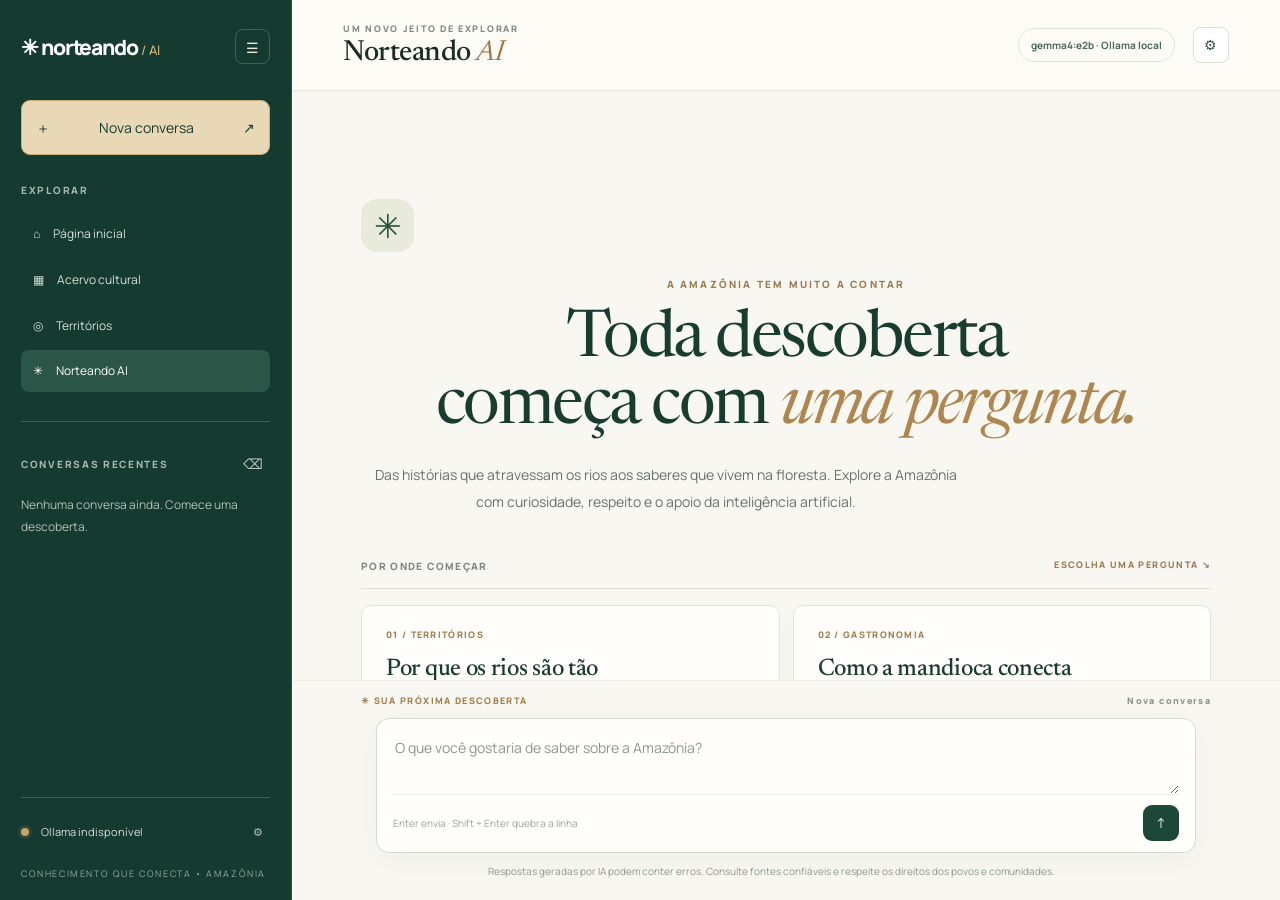
<file: ai.html>
<!doctype html>
<html lang="pt-BR">
<head>
  <meta charset="utf-8">
  <meta name="viewport" content="width=device-width, initial-scale=1">
  <meta name="theme-color" content="#12382f">
  <meta name="description" content="Converse com o Norteando AI e explore a cultura, a história e a biodiversidade da Amazônia com Gemma 4.">
  <title>Norteando AI — Descubra a Amazônia</title>
  <link rel="preconnect" href="https://fonts.googleapis.com">
  <link rel="preconnect" href="https://fonts.gstatic.com" crossorigin>
  <link href="https://fonts.googleapis.com/css2?family=Manrope:wght@400;500;600;700;800&family=Newsreader:ital,opsz,wght@0,6..72,400;0,6..72,500;0,6..72,600;1,6..72,400;1,6..72,500&display=swap" rel="stylesheet">
  <link rel="stylesheet" href="style.css">
  <link rel="stylesheet" href="ai.css">
  <script src="ai.js" defer></script>
</head>
<body class="ai-standalone">
  <a class="skip-link" href="#ai-main">Pular para a conversa</a>
  <div class="ai-shell">
    <aside class="ai-sidebar" id="ai-sidebar" aria-label="Navegação e histórico">
      <div class="ai-sidebar-heading">
        <a class="ai-sidebar-brand" href="index.html" aria-label="Norteando, voltar ao início">✳ norteando<span class="ai-brand-suffix"> / AI</span></a>
        <button type="button" class="icon-button" id="sidebar-toggle" aria-label="Recolher menu" aria-controls="ai-sidebar" aria-expanded="true">☰</button>
      </div>
      <button class="new-chat-button" id="new-chat" type="button"><span aria-hidden="true">＋</span> Nova conversa <span aria-hidden="true">↗</span></button>
      <nav class="ai-side-nav" aria-label="Explorar Norteando">
        <p class="sidebar-label">EXPLORAR</p>
        <a href="index.html">⌂ <span>Página inicial</span></a>
        <a href="acervo.html">▦ <span>Acervo cultural</span></a>
        <a href="territorios.html">◎ <span>Territórios</span></a>
        <a href="ai.html" aria-current="page">✳ <span>Norteando AI</span></a>
      </nav>
      <section class="chat-history-section" aria-labelledby="history-title">
        <div class="ai-history-heading"><h2 class="sidebar-label" id="history-title">CONVERSAS RECENTES</h2><button type="button" class="sidebar-settings" id="clear-history" aria-label="Apagar histórico de conversas" title="Apagar histórico">⌫</button></div>
        <div class="conversation-list" id="conversation-list"><p class="sidebar-empty">Nenhuma conversa ainda. Comece uma descoberta.</p></div>
      </section>
      <div class="ai-sidebar-footer">
        <span class="model-status-dot" id="model-status-dot" aria-hidden="true"></span>
        <span id="model-status-label" role="status">Verificando Ollama...</span>
        <button type="button" id="ai-settings-open" class="sidebar-settings" aria-label="Configurações do modelo" title="Configurações">⚙</button>
      </div>
      <p class="ai-sidebar-caption">CONHECIMENTO QUE CONECTA • AMAZÔNIA</p>
    </aside>

    <main class="ai-main" id="ai-main">
      <header class="ai-topbar">
        <div class="ai-topbar-leading">
          <button class="icon-button ai-mobile-menu" type="button" id="mobile-sidebar-toggle" aria-label="Abrir histórico" aria-controls="ai-sidebar" aria-expanded="false">☰</button>
          <div><p class="ai-topbar-label">UM NOVO JEITO DE EXPLORAR</p><h1 id="ai-title">Norteando <em>AI</em></h1></div>
        </div>
        <div class="ai-topbar-trailing"><span class="ai-model-label" id="active-model-label">Gemma 4 · Ollama local</span><button class="ai-topbar-settings" id="ai-settings-top" type="button" aria-label="Configurar inteligência artificial">⚙</button></div>
      </header>

      <div class="ai-chat-scroll" id="ai-chat-scroll">
        <section class="ai-welcome" id="ai-welcome" aria-labelledby="welcome-title">
          <div class="ai-welcome-symbol" aria-hidden="true">✳</div>
          <p class="eyebrow">A AMAZÔNIA TEM MUITO A CONTAR</p>
          <h2 id="welcome-title">Toda descoberta<br>começa com <em>uma pergunta.</em></h2>
          <p>Das histórias que atravessam os rios aos saberes que vivem na floresta. Explore a Amazônia com curiosidade, respeito e o apoio da inteligência artificial.</p>
          <div class="ai-discovery-heading"><span>POR ONDE COMEÇAR</span><span>ESCOLHA UMA PERGUNTA ↘</span></div>
          <div class="suggestion-grid">
            <button type="button" class="suggestion-card" data-prompt="Qual é a importância dos rios para a vida e a cultura das comunidades amazônicas?"><span>01 / TERRITÓRIOS</span><strong>Por que os rios são tão importantes para a vida na Amazônia?</strong><span aria-hidden="true">↗</span></button>
            <button type="button" class="suggestion-card" data-prompt="Como a mandioca e seus derivados fazem parte da cultura alimentar amazônica?"><span>02 / GASTRONOMIA</span><strong>Como a mandioca conecta alimentação, história e cultura?</strong><span aria-hidden="true">↗</span></button>
            <button type="button" class="suggestion-card" data-prompt="Quais são as principais características da biodiversidade amazônica e por que ela é importante?"><span>03 / BIODIVERSIDADE</span><strong>O que torna a biodiversidade amazônica tão singular?</strong><span aria-hidden="true">↗</span></button>
            <button type="button" class="suggestion-card" data-prompt="Quais são algumas das expressões artísticas e culturais da Amazônia brasileira, com exemplos e fontes para pesquisar?"><span>04 / CULTURA VIVA</span><strong>Quais expressões artísticas fazem parte da Amazônia?</strong><span aria-hidden="true">↗</span></button>
          </div>
          <p class="ai-welcome-footnote">✦ Uma ferramenta para aprender, não para substituir as vozes e os conhecimentos das comunidades.</p>
        </section>
        <div class="chat-messages" id="chat-messages" role="log" aria-label="Mensagens da conversa" aria-live="polite" aria-relevant="additions text"></div>
      </div>

      <div class="ai-composer-wrap">
        <div class="ai-composer-inner">
          <div class="ai-composer-context"><span>✳ SUA PRÓXIMA DESCOBERTA</span><span id="conversation-status" role="status">Nova conversa</span></div>
          <form class="ai-composer" id="chat-form">
            <label class="sr-only" for="chat-input">Digite sua pergunta para o Norteando AI</label>
            <textarea id="chat-input" name="message" rows="2" maxlength="4000" placeholder="O que você gostaria de saber sobre a Amazônia?" required></textarea>
            <div class="composer-actions"><span class="composer-hint">Enter envia · Shift + Enter quebra a linha</span><div><button type="button" class="stop-button" id="stop-generation" hidden>■ Parar</button><button type="submit" class="send-button" id="send-message" aria-label="Enviar mensagem">↑</button></div></div>
          </form>
          <p class="ai-disclaimer">Respostas geradas por IA podem conter erros. Consulte fontes confiáveis e respeite os direitos dos povos e comunidades.</p>
          <p class="ai-error" id="ai-error" role="alert" hidden></p>
        </div>
      </div>
    </main>
  </div>

  <dialog class="settings-dialog" id="ai-settings" aria-labelledby="settings-title">
    <form method="dialog" class="settings-panel">
      <div class="settings-header"><div><p class="eyebrow">NORTEANDO AI / CONFIGURAÇÃO</p><h2 id="settings-title">Conectar ao Gemma 4</h2></div><button type="submit" class="dialog-close" aria-label="Fechar configurações">✕</button></div>
      <p>O Norteando conversa com o modelo instalado no seu computador através da API local do Ollama. Nenhuma resposta será simulada se o modelo estiver indisponível.</p>
      <label for="ollama-url">Endereço da API Ollama</label>
      <input id="ollama-url" type="url" value="http://localhost:11434" autocomplete="off" spellcheck="false" required>
      <label for="ollama-model">Nome exato do modelo instalado</label>
      <input id="ollama-model" type="text" placeholder="Ex.: nome:tag exibido por ollama list" autocomplete="off" spellcheck="false" required>
      <p class="settings-note">A conexão direta exige permissão CORS para a origem desta página. Não exponha o Ollama na internet sem proteção.</p>
      <button class="button button-dark" type="button" id="save-ai-settings">Salvar e testar conexão ↗</button>
      <p id="settings-feedback" role="status" aria-live="polite"></p>
    </form>
  </dialog>
  <div class="ai-mobile-backdrop" id="ai-mobile-backdrop" hidden></div>
</body>
</html>
</file>
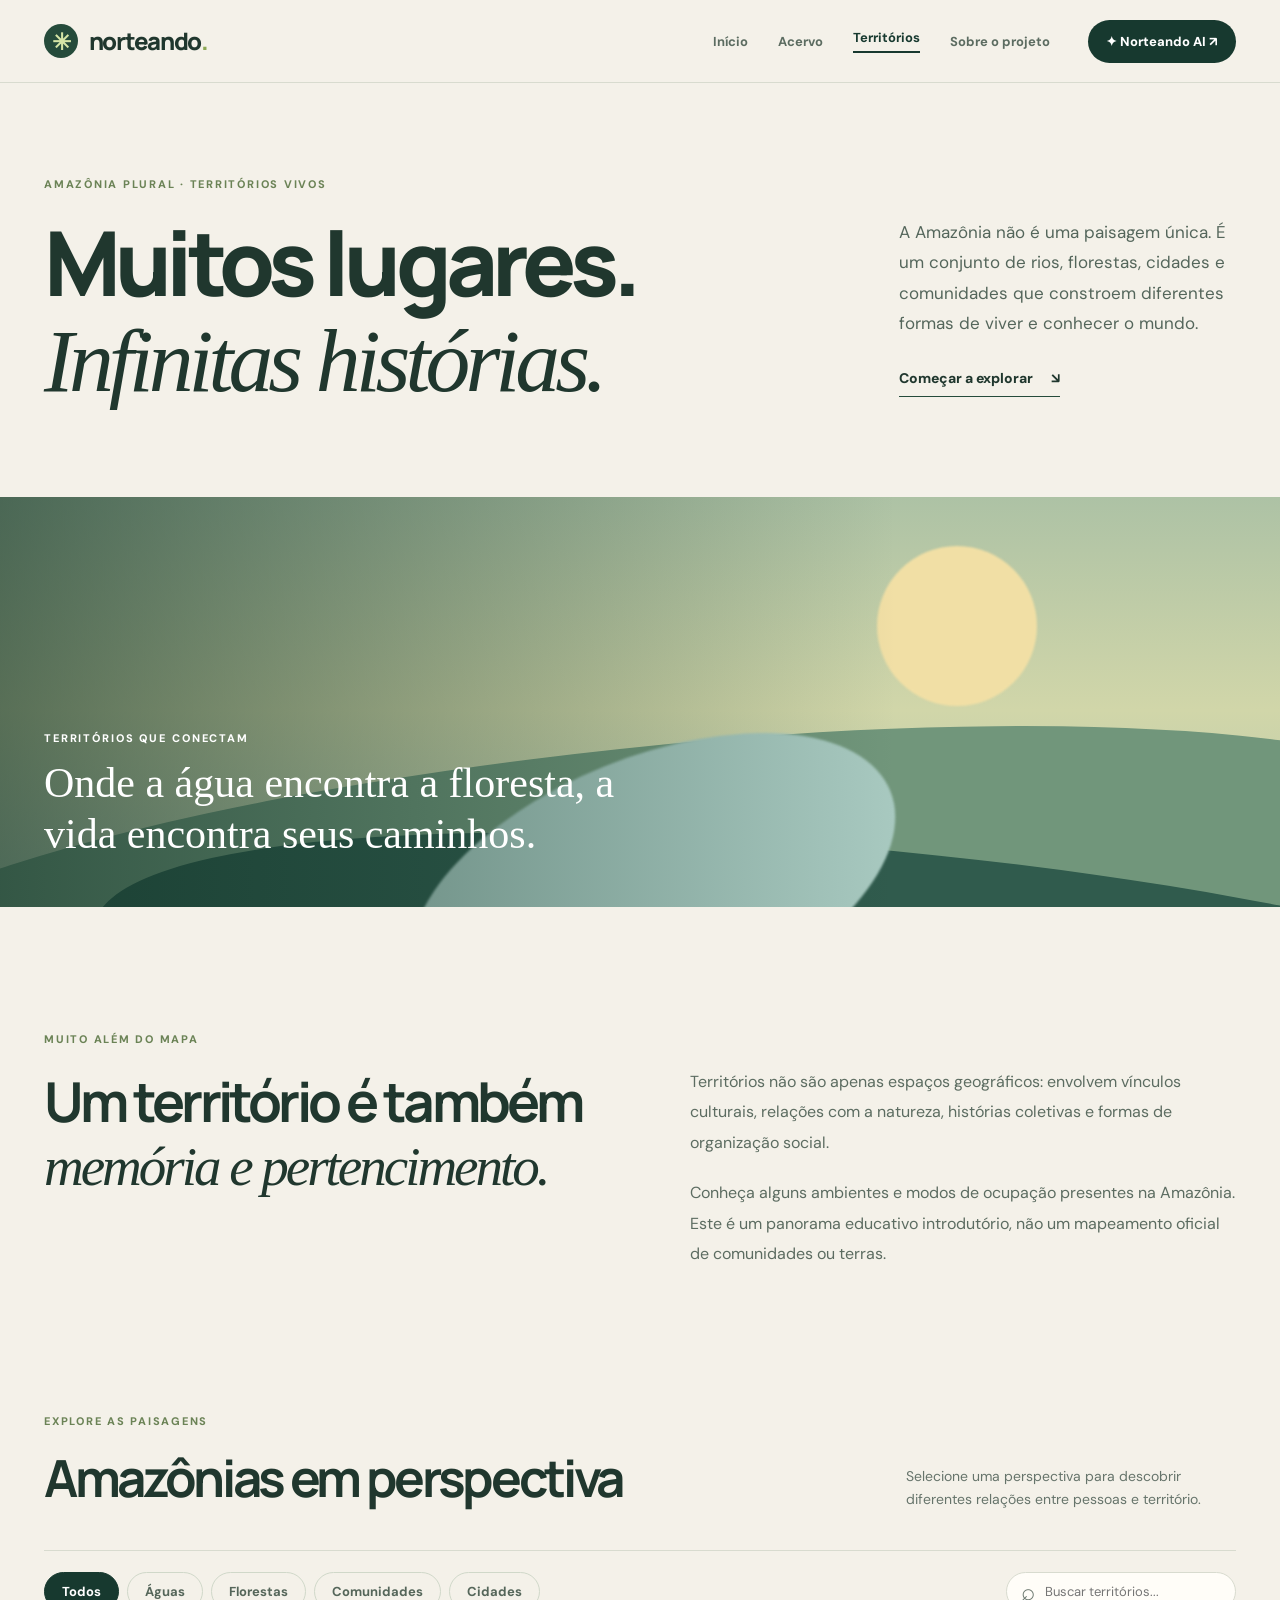
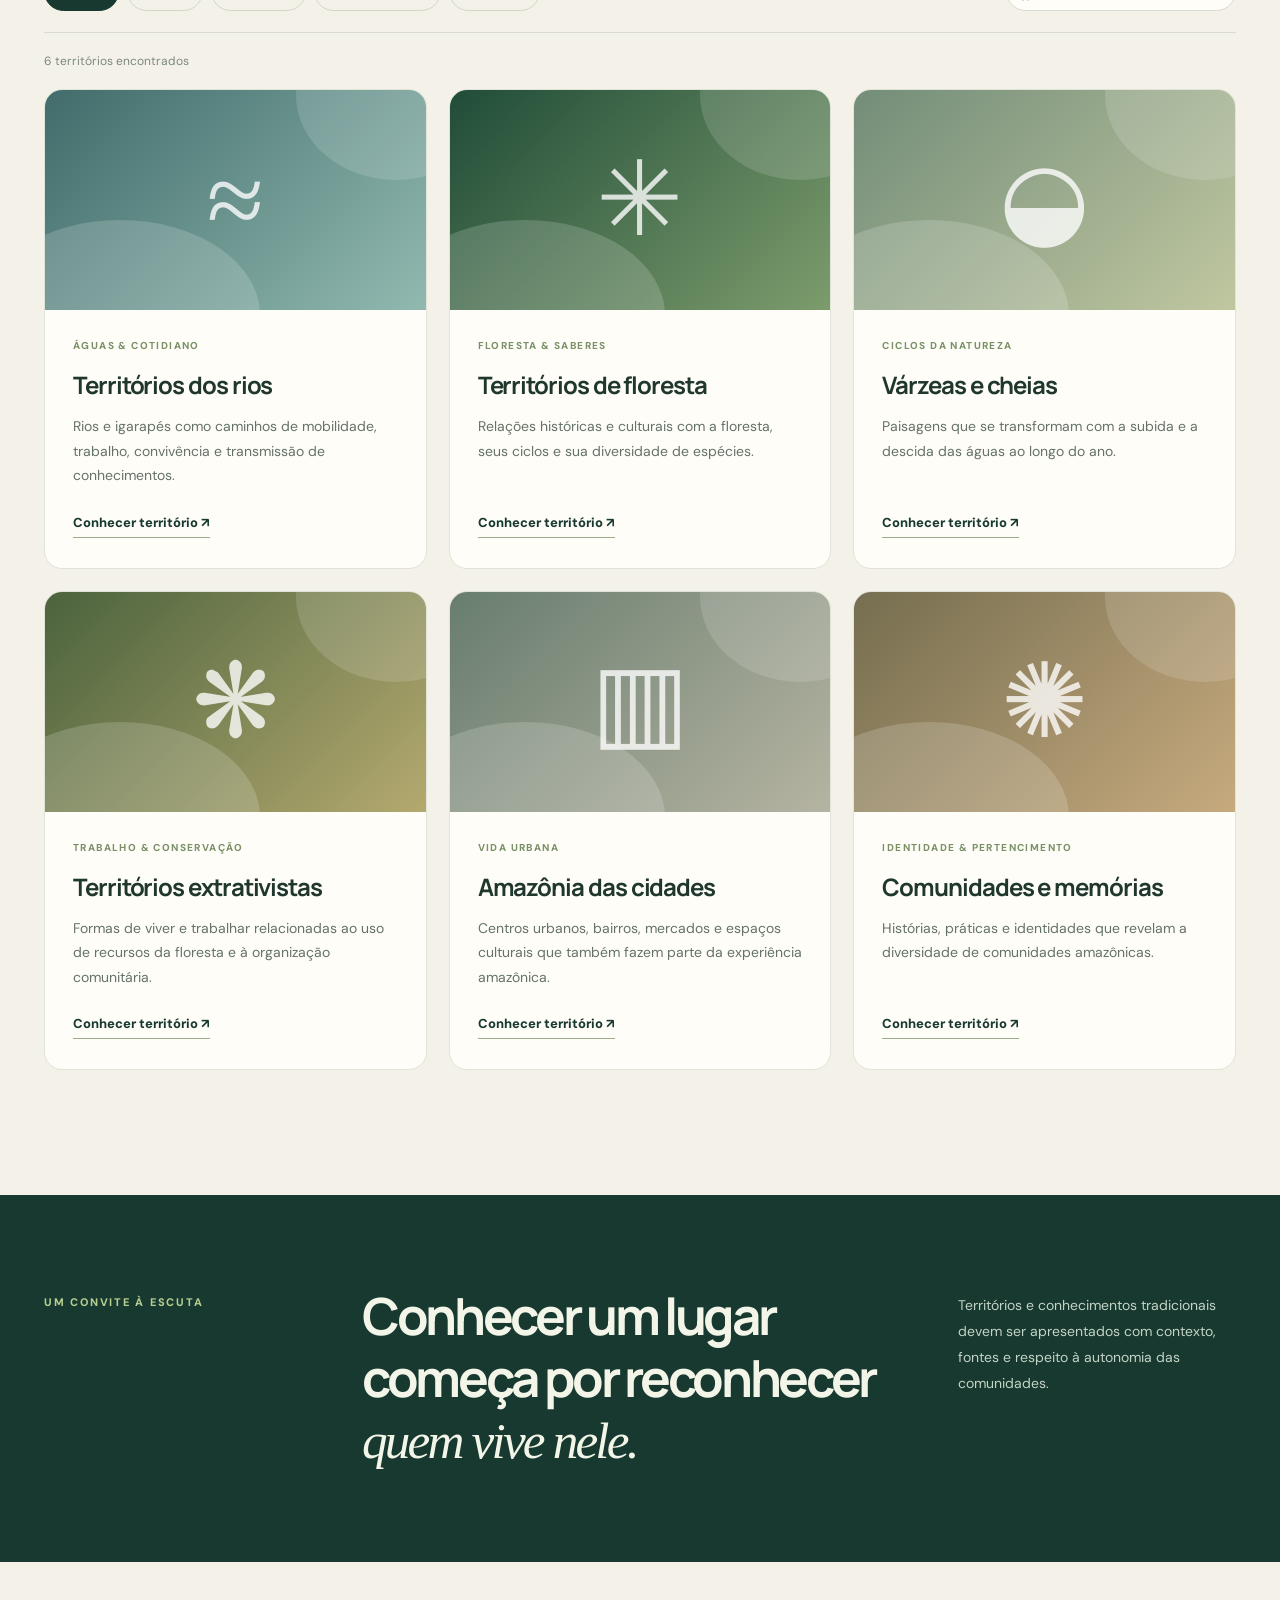
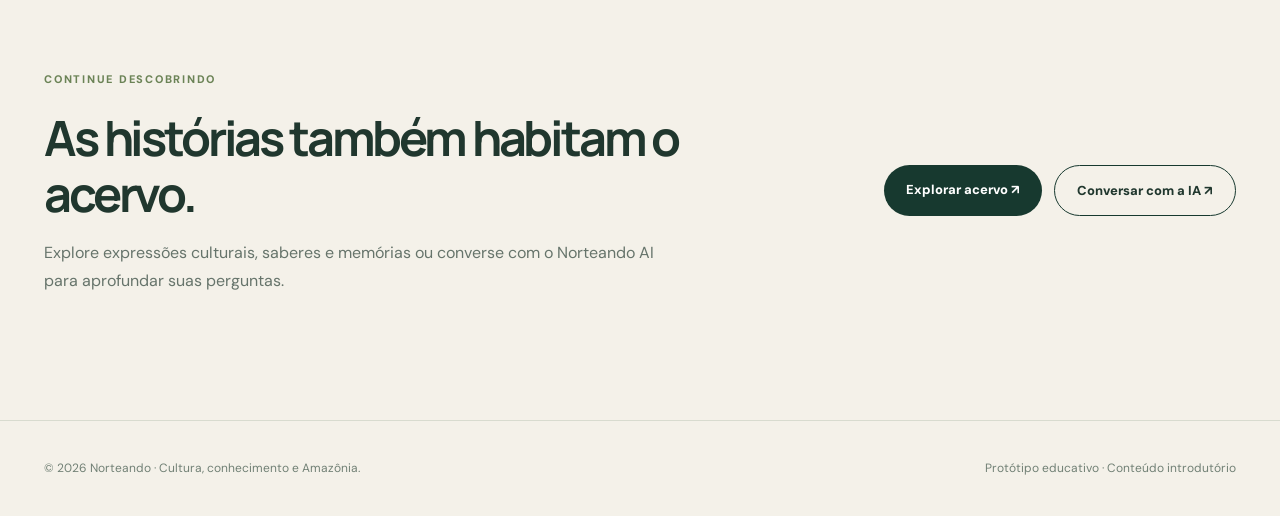
<file: territorios.html>
<!doctype html>
<html lang="pt-BR">
<head>
  <meta charset="utf-8">
  <meta name="viewport" content="width=device-width, initial-scale=1">
  <meta name="theme-color" content="#f4f1e9">
  <meta name="description" content="Explore a diversidade dos territórios amazônicos, suas paisagens, comunidades e modos de vida no Norteando.">
  <title>Territórios — Norteando</title>
  <link rel="preconnect" href="https://fonts.googleapis.com">
  <link rel="preconnect" href="https://fonts.gstatic.com" crossorigin>
  <link href="https://fonts.googleapis.com/css2?family=DM+Sans:wght@400;500;600;700&family=Manrope:wght@400;500;600;700;800&display=swap" rel="stylesheet">
  <link rel="stylesheet" href="./territorios.css">
</head>
<body>
  <a class="skip-link" href="#conteudo">Pular para o conteúdo</a>
  <header class="topbar">
    <nav class="wrap nav" aria-label="Navegação principal">
      <a class="logo" href="index.html" aria-label="Norteando, página inicial"><span class="mark" aria-hidden="true">✳</span> norteando<span class="logo-dot">.</span></a>
      <div class="navlinks">
        <a href="index.html">Início</a>
        <a href="acervo.html">Acervo</a>
        <a href="territorios.html" class="active" aria-current="page">Territórios</a>
        <a href="index.html#sobre">Sobre o projeto</a>
      </div>
      <a class="ai-link" href="ai.html">✦ Norteando AI ↗</a>
    </nav>
  </header>

  <main id="conteudo">
    <section class="hero wrap" aria-labelledby="hero-title">
      <div class="hero-heading"><p class="eyebrow">Amazônia plural · Territórios vivos</p><h1 id="hero-title">Muitos lugares.<br><em>Infinitas histórias.</em></h1></div>
      <div class="hero-aside"><p>A Amazônia não é uma paisagem única. É um conjunto de rios, florestas, cidades e comunidades que constroem diferentes formas de viver e conhecer o mundo.</p><a class="text-link" href="#explorar">Começar a explorar <span aria-hidden="true">↘</span></a></div>
    </section>

    <section class="landscape" aria-label="Introdução aos territórios amazônicos">
      <div class="landscape-art" aria-hidden="true"><span class="sun"></span><span class="ridge ridge-back"></span><span class="ridge ridge-front"></span><span class="river"></span></div>
      <div class="wrap landscape-content"><span class="landscape-label">TERRITÓRIOS QUE CONECTAM</span><p>Onde a água encontra a floresta, a vida encontra seus caminhos.</p></div>
    </section>

    <section class="wrap intro" aria-labelledby="intro-title">
      <div><p class="eyebrow">Muito além do mapa</p><h2 id="intro-title">Um território é também <em>memória e pertencimento.</em></h2></div>
      <div class="intro-copy"><p>Territórios não são apenas espaços geográficos: envolvem vínculos culturais, relações com a natureza, histórias coletivas e formas de organização social.</p><p>Conheça alguns ambientes e modos de ocupação presentes na Amazônia. Este é um panorama educativo introdutório, não um mapeamento oficial de comunidades ou terras.</p></div>
    </section>

    <section class="catalog wrap" id="explorar" aria-labelledby="catalog-title">
      <div class="section-head"><div><p class="eyebrow">Explore as paisagens</p><h2 id="catalog-title">Amazônias em perspectiva</h2></div><p>Selecione uma perspectiva para descobrir diferentes relações entre pessoas e território.</p></div>
      <div class="toolbar">
        <div class="filters" role="group" aria-label="Filtrar territórios">
          <button type="button" class="filter active" data-filter="todos" aria-pressed="true">Todos</button>
          <button type="button" class="filter" data-filter="aguas" aria-pressed="false">Águas</button>
          <button type="button" class="filter" data-filter="florestas" aria-pressed="false">Florestas</button>
          <button type="button" class="filter" data-filter="comunidades" aria-pressed="false">Comunidades</button>
          <button type="button" class="filter" data-filter="cidades" aria-pressed="false">Cidades</button>
        </div>
        <label class="search"><span aria-hidden="true">⌕</span><input id="search" type="search" placeholder="Buscar territórios..." autocomplete="off" aria-label="Buscar territórios"></label>
      </div>
      <p id="results" class="results" role="status" aria-live="polite"></p>
      <div class="territory-grid" id="territory-grid">
        <article class="territory-card" data-category="aguas comunidades" data-search="rios ribeirinhos comunidades aguas navegacao"><div class="card-art art-rivers" aria-hidden="true"><span>≈</span></div><div class="card-content"><span class="card-category">ÁGUAS & COTIDIANO</span><h3>Territórios dos rios</h3><p>Rios e igarapés como caminhos de mobilidade, trabalho, convivência e transmissão de conhecimentos.</p><button type="button" class="card-link" data-detail="rios">Conhecer território ↗</button></div></article>
        <article class="territory-card" data-category="florestas comunidades" data-search="florestas povos indigenas territorio saberes biodiversidade"><div class="card-art art-forest" aria-hidden="true"><span>✳</span></div><div class="card-content"><span class="card-category">FLORESTA & SABERES</span><h3>Territórios de floresta</h3><p>Relações históricas e culturais com a floresta, seus ciclos e sua diversidade de espécies.</p><button type="button" class="card-link" data-detail="florestas">Conhecer território ↗</button></div></article>
        <article class="territory-card" data-category="aguas florestas" data-search="varzea cheia vazante inundacao ciclos aguas"><div class="card-art art-floodplain" aria-hidden="true"><span>◒</span></div><div class="card-content"><span class="card-category">CICLOS DA NATUREZA</span><h3>Várzeas e cheias</h3><p>Paisagens que se transformam com a subida e a descida das águas ao longo do ano.</p><button type="button" class="card-link" data-detail="varzeas">Conhecer território ↗</button></div></article>
        <article class="territory-card" data-category="comunidades florestas" data-search="extrativismo reservas extrativistas castanha seringueira comunidades"><div class="card-art art-extractivism" aria-hidden="true"><span>❋</span></div><div class="card-content"><span class="card-category">TRABALHO & CONSERVAÇÃO</span><h3>Territórios extrativistas</h3><p>Formas de viver e trabalhar relacionadas ao uso de recursos da floresta e à organização comunitária.</p><button type="button" class="card-link" data-detail="extrativismo">Conhecer território ↗</button></div></article>
        <article class="territory-card" data-category="cidades" data-search="cidades urbanas belem manaus rio branco urbanizacao"><div class="card-art art-cities" aria-hidden="true"><span>▥</span></div><div class="card-content"><span class="card-category">VIDA URBANA</span><h3>Amazônia das cidades</h3><p>Centros urbanos, bairros, mercados e espaços culturais que também fazem parte da experiência amazônica.</p><button type="button" class="card-link" data-detail="cidades">Conhecer território ↗</button></div></article>
        <article class="territory-card" data-category="comunidades aguas" data-search="comunidades tradicionais quilombolas ribeirinhas identidades memoria"><div class="card-art art-community" aria-hidden="true"><span>✺</span></div><div class="card-content"><span class="card-category">IDENTIDADE & PERTENCIMENTO</span><h3>Comunidades e memórias</h3><p>Histórias, práticas e identidades que revelam a diversidade de comunidades amazônicas.</p><button type="button" class="card-link" data-detail="comunidades">Conhecer território ↗</button></div></article>
      </div>
      <p class="empty-state" id="empty-state" hidden>Nenhum território encontrado. Experimente outra busca ou filtro.</p>
    </section>

    <section class="quote-band"><div class="wrap quote-layout"><p class="eyebrow">Um convite à escuta</p><h2>Conhecer um lugar começa por reconhecer <em>quem vive nele.</em></h2><p>Territórios e conhecimentos tradicionais devem ser apresentados com contexto, fontes e respeito à autonomia das comunidades.</p></div></section>
    <section class="wrap next-step"><div><p class="eyebrow">Continue descobrindo</p><h2>As histórias também habitam o acervo.</h2><p>Explore expressões culturais, saberes e memórias ou converse com o Norteando AI para aprofundar suas perguntas.</p></div><div class="next-actions"><a class="primary-action" href="acervo.html">Explorar acervo ↗</a><a class="secondary-action" href="ai.html">Conversar com a IA ↗</a></div></section>
  </main>

  <footer><div class="wrap foot"><span>© <span id="year"></span> Norteando · Cultura, conhecimento e Amazônia.</span><span>Protótipo educativo · Conteúdo introdutório</span></div></footer>

  <dialog id="details" aria-labelledby="modal-title"><div class="modal-top"><span class="eyebrow" id="modal-category">Territórios</span><button type="button" id="close-modal" aria-label="Fechar detalhes">×</button></div><div class="modal-content"><h2 id="modal-title"></h2><p id="modal-description"></p><p class="modal-note">Conteúdo introdutório de demonstração. Não representa um cadastro oficial, delimitação territorial ou fala atribuída a uma comunidade específica.</p></div></dialog>
  <script>
    (() => {
      const details = {
        rios: ['Territórios dos rios','A presença dos rios influencia deslocamentos, alimentação, relações econômicas e vínculos sociais em muitas partes da Amazônia. Essas experiências variam entre localidades e comunidades.'],
        florestas: ['Territórios de floresta','As florestas amazônicas abrigam diferentes ecossistemas e relações humanas com o ambiente. Povos indígenas e outras comunidades possuem histórias e conhecimentos próprios, que não devem ser tratados como uma única cultura.'],
        varzeas: ['Várzeas e cheias','Em áreas de várzea, a dinâmica sazonal dos rios transforma paisagens e influencia práticas de moradia, circulação e produção. Os efeitos das cheias e vazantes variam conforme a região.'],
        extrativismo: ['Territórios extrativistas','Atividades como a coleta de castanha e o manejo de outros produtos florestais integram a vida de diferentes comunidades. Reservas extrativistas são uma categoria específica de unidade de conservação e não abrangem todos os territórios onde há extrativismo.'],
        cidades: ['Amazônia das cidades','A Amazônia também é urbana. Cidades de diferentes portes concentram mercados, universidades, manifestações artísticas e redes de circulação de pessoas, produtos e ideias.'],
        comunidades: ['Comunidades e memórias','Povos indígenas, comunidades quilombolas, ribeirinhas e outros grupos possuem trajetórias, direitos e formas de organização distintas. O reconhecimento dessa pluralidade é fundamental para falar de território com responsabilidade.']
      };
      const cards = [...document.querySelectorAll('.territory-card')];
      const filters = [...document.querySelectorAll('[data-filter]')];
      const search = document.getElementById('search');
      const results = document.getElementById('results');
      const empty = document.getElementById('empty-state');
      let currentFilter = 'todos';
      function update() {
        const term = search.value.trim().toLocaleLowerCase('pt-BR');
        let count = 0;
        cards.forEach(card => {
          const matchesFilter = currentFilter === 'todos' || card.dataset.category.split(' ').includes(currentFilter);
          const matchesText = !term || (card.textContent + ' ' + card.dataset.search).toLocaleLowerCase('pt-BR').includes(term);
          card.hidden = !(matchesFilter && matchesText);
          if (!card.hidden) count++;
        });
        results.textContent = `${count} ${count === 1 ? 'território encontrado' : 'territórios encontrados'}`;
        empty.hidden = count !== 0;
      }
      filters.forEach(button => button.addEventListener('click', () => {
        currentFilter = button.dataset.filter;
        filters.forEach(item => { const selected = item === button; item.classList.toggle('active', selected); item.setAttribute('aria-pressed', String(selected)); });
        update();
      }));
      search.addEventListener('input', update);
      const dialog = document.getElementById('details');
      document.querySelectorAll('[data-detail]').forEach(button => button.addEventListener('click', () => {
        const [title, description] = details[button.dataset.detail];
        document.getElementById('modal-title').textContent = title;
        document.getElementById('modal-description').textContent = description;
        document.getElementById('modal-category').textContent = 'Conheça o território';
        if (typeof dialog.showModal === 'function') dialog.showModal();
      }));
      document.getElementById('close-modal').addEventListener('click', () => dialog.close());
      dialog.addEventListener('click', event => { if (event.target === dialog) dialog.close(); });
      document.getElementById('year').textContent = new Date().getFullYear();
      update();
    })();
  </script>
</body>
</html>
</file>
<file: style.css>
/* NORTEANDO — Editorial Design System */
:root {
    color-scheme: light;
    --forest: #173b30;
    --forest-deep: #102b24;
    --forest-soft: #315e4b;
    --cream: #f7f6f0;
    --paper: #fffefa;
    --sand: #eeece3;
    --ink: #192d25;
    --muted: #68746d;
    --gold: #c69c5e;
    --line: #dedfd5;
    --serif: 'Newsreader', Georgia, serif;
    --sans: 'DM Sans', Arial, sans-serif;
    --display: 'Manrope', Arial, sans-serif;
    --radius: 5px;
    --container: 1280px;
    --shadow: 0 20px 65px rgba(16, 43, 36, .10)
}

*,
*::before,
*::after {
    box-sizing: border-box
}

html {
    scroll-behavior: smooth;
    scroll-padding-top: 86px
}

body {
    margin: 0;
    background: var(--cream);
    color: var(--ink);
    font: 400 16px/1.65 var(--sans);
    -webkit-font-smoothing: antialiased
}

body:has(dialog[open]) {
    overflow: hidden
}

button,
input,
textarea,
select {
    font: inherit
}

button {
    cursor: pointer
}

a {
    color: inherit;
    text-decoration: none
}

img {
    display: block;
    max-width: 100%
}

h1,
h2,
h3,
p {
    margin-top: 0
}

h1,
h2,
h3 {
    line-height: 1.15
}

button:focus-visible,
a:focus-visible,
input:focus-visible,
textarea:focus-visible,
select:focus-visible {
    outline: 3px solid var(--gold);
    outline-offset: 4px
}

[hidden] {
    display: none !important
}

.sr-only {
    position: absolute !important;
    width: 1px;
    height: 1px;
    padding: 0;
    margin: -1px;
    overflow: hidden;
    clip: rect(0, 0, 0, 0);
    white-space: nowrap;
    border: 0
}

.skip-link {
    position: fixed;
    top: -80px;
    left: 16px;
    z-index: 999;
    background: var(--forest);
    color: #fff;
    padding: 12px 18px
}

.skip-link:focus {
    top: 12px
}

.container {
    width: min(calc(100% - 88px), var(--container));
    margin-inline: auto
}

.section-pad {
    padding-block: 110px
}

.page:not(.is-visible) {
    display: none
}

.page.is-visible {
    display: block
}

.eyebrow,
.section-index,
.content-tag,
.territory-number {
    font: 700 11px/1.4 var(--display);
    letter-spacing: .17em;
    text-transform: uppercase;
    color: #977143
}

.eyebrow-muted {
    color: #d5b88b
}

.display-title {
    font: 500 clamp(44px, 5.1vw, 78px)/1.08 var(--serif);
    letter-spacing: -.035em;
    margin: 0
}

.display-title em,
h1 em,
h2 em {
    font-weight: 400
}

.inline-link,
.text-link {
    display: inline-flex;
    align-items: center;
    gap: 18px;
    font: 700 13px var(--display);
    border-bottom: 1px solid currentColor;
    padding-bottom: 8px;
    transition: gap .2s
}

.inline-link:hover,
.text-link:hover {
    gap: 25px
}

.button {
    display: inline-flex;
    align-items: center;
    justify-content: center;
    gap: 25px;
    min-height: 54px;
    padding: 14px 23px;
    border: 1px solid transparent;
    border-radius: 2px;
    font: 700 13px var(--display);
    transition: background .2s, transform .2s, color .2s
}

.button:hover {
    transform: translateY(-2px)
}

.button-light {
    background: #fff;
    color: var(--forest)
}

.button-dark {
    background: var(--forest);
    color: #fff
}

.button-dark:hover {
    background: #285844
}

.button-outline-light {
    border-color: #ffffff91;
    color: #fff;
    background: transparent
}

.button-outline-light:hover {
    background: #ffffff18
}

.text-link-light {
    color: #fff
}

/* Navigation */
.site-header {
    position: sticky;
    top: 0;
    z-index: 60;
    background: rgba(255, 254, 250, .97);
    border-bottom: 1px solid #e5e4dc;
    backdrop-filter: blur(16px)
}

.header-inner {
    height: 82px;
    display: flex;
    align-items: center;
    justify-content: space-between;
    gap: 35px
}

.brand {
    display: inline-flex;
    align-items: center;
    gap: 8px;
    white-space: nowrap;
    color: var(--forest)
}

.brand-symbol {
    font-size: 33px;
    line-height: 1;
    color: var(--gold)
}

.brand-wordmark {
    font: 800 26px/1 var(--display);
    letter-spacing: -.08em
}

.brand-period {
    color: var(--gold)
}

.desktop-nav {
    display: flex;
    align-items: center;
    gap: 34px;
    margin-left: auto
}

.nav-link {
    font: 600 13px var(--display);
    color: #647068;
    position: relative;
    padding: 31px 0
}

.nav-link::after {
    content: '';
    position: absolute;
    bottom: 0;
    left: 0;
    right: 100%;
    height: 2px;
    background: var(--forest);
    transition: right .2s
}

.nav-link:hover,
.nav-link.is-active {
    color: var(--forest)
}

.nav-link.is-active::after,
.nav-link:hover::after {
    right: 0
}

.header-actions {
    display: flex;
    align-items: center;
    gap: 16px
}

.header-cta {
    background: var(--forest);
    color: #fff;
    display: flex;
    align-items: center;
    gap: 16px;
    padding: 13px 19px;
    font: 700 12px var(--display);
    white-space: nowrap
}

.cta-sparkle {
    color: #d7b57b;
    font-size: 16px
}

.menu-toggle {
    display: none;
    background: none;
    border: 0;
    padding: 10px
}

.menu-toggle span {
    display: block;
    width: 23px;
    height: 2px;
    background: var(--forest);
    margin: 5px 0
}

.mobile-nav {
    background: var(--paper);
    padding: 18px 6%;
    border-top: 1px solid var(--line)
}

.mobile-nav a {
    display: block;
    padding: 12px 0;
    font-weight: 600;
    border-bottom: 1px solid var(--line)
}

/* Home */
.hero {
    min-height: min(790px, calc(100svh - 82px));
    position: relative;
    display: flex;
    align-items: center;
    overflow: hidden;
    background: #183a2e;
    color: #fff
}

.hero-image,
.hero-overlay {
    position: absolute;
    inset: 0
}

.hero-image {
    background: url('https://images.unsplash.com/photo-1441974231531-c6227db76b6e?auto=format&fit=crop&w=2200&q=85') center 48%/cover;
    transform: scale(1.025)
}

.hero-overlay {
    background: linear-gradient(90deg, rgba(7, 31, 23, .91) 0%, rgba(7, 31, 23, .72) 44%, rgba(7, 31, 23, .12) 100%), linear-gradient(0deg, rgba(7, 31, 23, .55), transparent 35%)
}

.hero-content {
    position: relative;
    z-index: 1;
    padding-block: 105px 135px
}

.hero-eyebrow {
    color: #f0d3a4;
    display: flex;
    align-items: center;
    gap: 14px
}

.eyebrow-line {
    width: 35px;
    height: 1px;
    background: currentColor
}

.hero h1 {
    font: 500 clamp(68px, 8.4vw, 132px)/.97 var(--serif);
    letter-spacing: -.048em;
    max-width: 1030px;
    margin: 28px 0
}

.hero h1 em {
    color: #f0d4a5
}

.hero-description {
    font-size: 16px;
    line-height: 1.85;
    color: #e5eae3;
    max-width: 530px
}

.hero-actions {
    display: flex;
    align-items: center;
    flex-wrap: wrap;
    gap: 32px;
    margin-top: 32px
}

.hero-bottom {
    position: absolute;
    z-index: 1;
    bottom: 30px;
    left: 50%;
    transform: translateX(-50%);
    display: flex;
    justify-content: space-between;
    gap: 15px;
    font: 700 10px var(--display);
    letter-spacing: .12em;
    color: #e3e9e1
}

.intro-kicker {
    display: flex;
    justify-content: space-between;
    align-items: center;
    border-bottom: 1px solid var(--line);
    padding-bottom: 23px;
    margin-bottom: 54px
}

.decorative-star {
    font-size: 28px;
    color: var(--gold)
}

.intro-layout {
    display: grid;
    grid-template-columns: 1.25fr .75fr;
    gap: 80px
}

.intro-copy {
    max-width: 480px;
    padding-top: 5px;
    color: #56655a
}

.intro-copy p {
    font-size: 16px;
    line-height: 1.95;
    margin-bottom: 20px
}

.intro-copy .inline-link {
    margin-top: 15px;
    color: var(--forest)
}

.featured-section {
    background: #eeeee6
}

.section-heading {
    display: flex;
    align-items: end;
    justify-content: space-between;
    gap: 24px;
    margin-bottom: 40px
}

.section-heading .eyebrow {
    margin-bottom: 17px
}

.featured-grid {
    display: grid;
    grid-template-columns: 1.35fr 1fr 1fr;
    gap: 20px
}

.feature-card {
    background: var(--paper);
    min-width: 0;
    overflow: hidden
}

.feature-card>a {
    display: block;
    height: 100%
}

.feature-image {
    height: 245px;
    background-size: cover;
    background-position: center;
    transition: transform .5s
}

.feature-card:hover .feature-image,
.catalog-card:hover .catalog-card-image {
    transform: scale(1.045)
}

.feature-card {
    overflow: hidden
}

.feature-card-large .feature-image {
    height: 360px
}

.image-rivers {
    background-image: url('https://images.unsplash.com/photo-1473448912268-2022ce9509d8?auto=format&fit=crop&w=1200&q=85')
}

.image-food {
    background-image: url('https://images.unsplash.com/photo-1547592180-85f173990554?auto=format&fit=crop&w=900&q=85')
}

.image-craft {
    background-image: url('https://images.unsplash.com/photo-1493106641515-6b5631de4bb9?auto=format&fit=crop&w=900&q=85')
}

.image-forest {
    background-image: url('https://images.unsplash.com/photo-1441974231531-c6227db76b6e?auto=format&fit=crop&w=900&q=85')
}

.image-community {
    background-image: url('https://images.unsplash.com/photo-1500534623283-312aade485b7?auto=format&fit=crop&w=900&q=85')
}

.image-language {
    background-image: url('https://images.unsplash.com/photo-1497633762265-9d179a990aa6?auto=format&fit=crop&w=900&q=85')
}

.image-plants {
    background-image: url('https://images.unsplash.com/photo-1459156212016-c812468e2115?auto=format&fit=crop&w=900&q=85')
}

.image-music {
    background-image: url('https://images.unsplash.com/photo-1516280440614-37939bbacd81?auto=format&fit=crop&w=900&q=85')
}

.feature-content {
    padding: 27px 27px 30px;
    position: relative
}

.feature-content h3 {
    font: 500 30px/1.13 var(--serif);
    letter-spacing: -.02em;
    margin: 14px 0
}

.feature-card-large h3 {
    font-size: 39px
}

.feature-content p {
    color: var(--muted);
    font-size: 13px;
    line-height: 1.8;
    margin-bottom: 18px
}

.card-arrow {
    font-size: 22px;
    color: var(--forest)
}

.manifesto-section,
.territory-perspective {
    position: relative;
    overflow: hidden;
    background: var(--forest);
    color: #fff;
    padding: 100px 0
}

.manifesto-layout,
.perspective-layout {
    display: grid;
    grid-template-columns: 1.1fr .9fr;
    gap: 110px;
    align-items: center;
    position: relative;
    z-index: 1
}

.manifesto-layout p:not(.eyebrow),
.perspective-layout p:not(.eyebrow) {
    color: #d3e1d7;
    line-height: 1.9;
    max-width: 490px
}

.manifesto-layout .button {
    margin-top: 18px
}

.manifesto-glyph {
    position: absolute;
    right: -60px;
    bottom: -250px;
    color: #ffffff09;
    font-size: 650px;
    line-height: 1
}

.ai-teaser {
    display: grid;
    grid-template-columns: 1fr 1fr;
    align-items: center;
    gap: 90px
}

.ai-teaser-copy>p:not(.eyebrow) {
    color: var(--muted);
    max-width: 470px;
    line-height: 1.9;
    margin: 25px 0
}

.ai-teaser-panel {
    background: #e8ece4;
    border: 1px solid #d9e1d5;
    min-height: 375px;
    padding: 32px;
    display: flex;
    flex-direction: column;
    box-shadow: var(--shadow)
}

.teaser-panel-top,
.teaser-bottom {
    display: flex;
    align-items: center;
    justify-content: space-between;
    font: 700 11px var(--display);
    letter-spacing: .1em;
    color: var(--forest)
}

.status-pill {
    border: 1px solid #bdc9bd;
    padding: 7px 11px;
    font-size: 9px
}

.teaser-question {
    font: 500 31px/1.25 var(--serif);
    margin: 58px 0 24px;
    max-width: 380px
}

.teaser-lines {
    display: grid;
    gap: 9px
}

.teaser-lines span {
    display: block;
    height: 7px;
    background: #cad7ca;
    border-radius: 5px;
    width: 100%
}

.teaser-lines span:nth-child(2) {
    width: 86%
}

.teaser-lines span:nth-child(3) {
    width: 57%
}

.teaser-bottom {
    border-top: 1px solid #ccd8cb;
    margin-top: auto;
    padding-top: 20px
}

/* Catalog */
.page-banner {
    padding-top: 85px;
    padding-bottom: 58px;
    position: relative
}

.page-banner .eyebrow {
    margin-bottom: 24px
}

.page-banner h1 {
    max-width: 850px
}

.page-banner>p:not(.eyebrow) {
    max-width: 650px;
    color: var(--muted);
    line-height: 1.85;
    margin: 22px 0 0
}

.banner-decor {
    position: absolute;
    right: 5%;
    top: 70px;
    color: #e1dfd4;
    font-size: 180px;
    z-index: -1
}

.catalog-section {
    padding-bottom: 110px
}

.catalog-toolbar {
    display: flex;
    justify-content: space-between;
    align-items: center;
    gap: 20px;
    border-top: 1px solid var(--line);
    padding-top: 25px
}

.search-field {
    display: flex;
    align-items: center;
    gap: 12px;
    background: #fff;
    border: 1px solid var(--line);
    padding: 0 16px;
    max-width: 590px;
    flex: 1
}

.search-field>span {
    font-size: 25px;
    color: var(--forest)
}

.search-field input {
    border: 0;
    background: none;
    outline: none;
    width: 100%;
    height: 52px;
    min-width: 0;
    font-size: 13px
}

.search-field kbd {
    font-size: 11px;
    border: 1px solid var(--line);
    border-radius: 3px;
    padding: 1px 6px;
    color: var(--muted)
}

.catalog-meta {
    display: flex;
    align-items: center;
    gap: 20px;
    font-size: 12px;
    color: var(--muted)
}

.catalog-meta select {
    padding: 12px;
    background: transparent;
    border: 1px solid var(--line);
    color: var(--ink)
}

.filter-bar {
    display: flex;
    flex-wrap: wrap;
    gap: 9px;
    padding: 24px 0 34px
}

.filter-chip {
    background: transparent;
    border: 1px solid #cfd5ca;
    border-radius: 30px;
    padding: 9px 17px;
    font: 700 11px var(--display);
    color: #607065;
    transition: all .2s
}

.filter-chip:hover,
.filter-chip.is-active,
.filter-chip[aria-pressed=true] {
    background: var(--forest);
    border-color: var(--forest);
    color: #fff
}

.catalog-grid {
    display: grid;
    grid-template-columns: repeat(4, minmax(0, 1fr));
    gap: 20px
}

.catalog-card {
    background: var(--paper);
    border: 1px solid #e7e7df;
    overflow: hidden;
    display: flex;
    flex-direction: column
}

.catalog-card-image {
    height: 205px;
    background-position: center;
    background-size: cover;
    transition: transform .4s
}

.catalog-card-body {
    padding: 23px;
    display: flex;
    flex-direction: column;
    flex: 1
}

.catalog-card h3 {
    font: 500 26px/1.16 var(--serif);
    margin: 12px 0
}

.catalog-card p {
    font-size: 13px;
    line-height: 1.8;
    color: var(--muted)
}

.catalog-card-button,
.read-more {
    border: 0;
    background: none;
    padding: 0;
    margin-top: auto;
    text-align: left;
    color: var(--forest);
    font: 700 12px var(--display)
}

.empty-state {
    padding: 70px 15px;
    text-align: center;
    color: var(--muted)
}

.catalog-bottom-cta {
    margin-top: 65px;
    padding: 34px 40px;
    background: #e6e9e0;
    display: flex;
    align-items: center;
    justify-content: space-between;
    gap: 25px
}

.catalog-bottom-cta h2 {
    font: 500 30px var(--serif);
    margin: 0
}

/* Territories */
.territory-hero {
    position: relative;
    min-height: 540px;
    display: flex;
    align-items: center;
    color: #fff;
    background: var(--forest-deep)
}

.territory-hero-image,
.territory-hero-shade {
    position: absolute;
    inset: 0
}

.territory-hero-image {
    background: url('https://images.unsplash.com/photo-1516026672322-bc52d61a55d5?auto=format&fit=crop&w=1800&q=85') center/cover
}

.territory-hero-shade {
    background: linear-gradient(90deg, #102b24ef, #102b24a0 55%, #102b2430)
}

.territory-hero-content {
    position: relative;
    z-index: 1;
    padding-block: 85px
}

.territory-hero h1 {
    font: 500 clamp(60px, 7vw, 105px)/1.04 var(--serif);
    letter-spacing: -.04em;
    max-width: 850px;
    margin: 20px 0
}

.territory-hero p:not(.eyebrow) {
    max-width: 560px;
    color: #e2e9e1
}

.territory-intro {
    grid-template-columns: 1fr 1fr;
    gap: 90px;
    align-items: center
}

.territory-intro p {
    color: var(--muted);
    line-height: 1.9
}

.territory-cards {
    display: grid;
    grid-template-columns: repeat(3, minmax(0, 1fr));
    gap: 22px;
    padding-bottom: 110px
}

.territory-card {
    background: #fff;
    border: 1px solid var(--line);
    overflow: hidden
}

.territory-card-image {
    height: 250px;
    background-size: cover;
    background-position: center
}

.image-acre {
    background-image: url('https://images.unsplash.com/photo-1441974231531-c6227db76b6e?auto=format&fit=crop&w=1100&q=85')
}

.image-amazonas {
    background-image: url('https://images.unsplash.com/photo-1473448912268-2022ce9509d8?auto=format&fit=crop&w=1100&q=85')
}

.image-para {
    background-image: url('https://images.unsplash.com/photo-1516026672322-bc52d61a55d5?auto=format&fit=crop&w=1100&q=85')
}

.territory-card-body {
    padding: 29px
}

.territory-card h3 {
    font: 500 42px var(--serif);
    margin: 12px 0
}

.territory-card p {
    font-size: 14px;
    color: var(--muted);
    line-height: 1.85
}

.territory-tags {
    display: flex;
    flex-wrap: wrap;
    gap: 7px;
    margin: 23px 0
}

.territory-tags span {
    border: 1px solid var(--line);
    padding: 5px 10px;
    font-size: 11px;
    color: var(--muted)
}

.territory-explore {
    background: none;
    border: 0;
    color: var(--forest);
    padding-top: 7px
}

.territory-discover>.display-title {
    margin: 16px 0 40px
}

.discovery-links>a {
    display: grid;
    grid-template-columns: 60px 1fr 30px;
    align-items: center;
    gap: 20px;
    border-top: 1px solid var(--line);
    padding: 25px 10px
}

.discovery-links>a:last-child {
    border-bottom: 1px solid var(--line)
}

.discovery-links>a>span:first-child {
    color: var(--gold);
    font: 700 12px var(--display)
}

.discovery-links strong {
    font: 500 clamp(23px, 3vw, 37px) var(--serif)
}

/* AI workspace */
.page-ai {
    background: #f2f3ed
}

.ai-layout {
    display: grid;
    grid-template-columns: 270px minmax(0, 1fr);
    height: calc(100svh - 82px);
    min-height: 660px
}

.ai-sidebar {
    background: #e9eee6;
    border-right: 1px solid #d9e0d5;
    display: flex;
    flex-direction: column;
    padding: 27px 18px
}

.ai-sidebar-heading,
.ai-sidebar-footer {
    display: flex;
    justify-content: space-between;
    align-items: center;
    gap: 10px
}

.ai-sidebar-brand {
    font: 800 16px var(--display);
    color: var(--forest)
}

.icon-button,
.sidebar-settings {
    background: none;
    border: 0;
    color: var(--forest);
    font-size: 19px;
    padding: 6px
}

.new-chat-button {
    margin: 35px 0 29px;
    padding: 14px;
    border: 1px solid var(--forest);
    color: var(--forest);
    background: transparent;
    text-align: left;
    font: 700 13px var(--display)
}

.new-chat-button:hover {
    background: var(--forest);
    color: #fff
}

.sidebar-label {
    font: 700 10px var(--display);
    letter-spacing: .15em;
    color: #89978b
}

.chat-history-section {
    min-height: 0;
    overflow-y: auto;
    flex: 1
}

.sidebar-empty {
    font-size: 12px;
    color: #869187
}

.conversation-list button {
    width: 100%;
    padding: 12px;
    border: 0;
    background: transparent;
    text-align: left;
    color: var(--forest);
    font-size: 12px
}

.conversation-list button:hover {
    background: #d9e3d6
}

.ai-sidebar-footer {
    border-top: 1px solid #d0d9ce;
    padding-top: 17px;
    font-size: 11px;
    color: var(--muted)
}

.model-status-dot {
    width: 8px;
    height: 8px;
    flex-shrink: 0;
    border-radius: 50%;
    background: #cda56a
}

.ai-main {
    min-width: 0;
    display: flex;
    flex-direction: column
}

.ai-topbar {
    padding: 20px 38px;
    border-bottom: 1px solid var(--line);
    display: flex;
    justify-content: space-between;
    align-items: center;
    gap: 20px
}

.ai-topbar-label {
    font: 700 9px var(--display);
    letter-spacing: .17em;
    color: var(--muted);
    margin: 0 0 4px
}

.ai-topbar h1 {
    font: 600 28px var(--serif);
    margin: 0
}

.ai-model-label {
    font-size: 11px;
    color: var(--muted)
}

.ai-chat-scroll {
    flex: 1;
    overflow-y: auto;
    min-height: 0;
    display: flex;
    flex-direction: column
}

.ai-welcome {
    width: min(800px, calc(100% - 60px));
    margin: auto;
    text-align: center;
    padding: 45px 0
}

.ai-welcome-symbol {
    font-size: 52px;
    color: var(--gold)
}

.ai-welcome h2 {
    font: 500 clamp(40px, 4vw, 62px)/1.1 var(--serif);
    margin: 16px 0
}

.ai-welcome>p:not(.eyebrow) {
    max-width: 520px;
    margin: 0 auto 28px;
    font-size: 13px;
    color: var(--muted);
    line-height: 1.8
}

.suggestion-grid {
    display: grid;
    grid-template-columns: repeat(2, minmax(0, 1fr));
    gap: 12px;
    text-align: left
}

.suggestion-card {
    background: #fff;
    border: 1px solid var(--line);
    padding: 19px;
    min-height: 126px;
    display: flex;
    flex-direction: column;
    align-items: flex-start;
    gap: 12px;
    color: var(--forest);
    text-align: left;
    transition: transform .2s, border-color .2s
}

.suggestion-card:hover {
    transform: translateY(-3px);
    border-color: var(--forest)
}

.suggestion-card span:first-child {
    font: 700 9px var(--display);
    letter-spacing: .12em;
    color: #a27d49
}

.suggestion-card strong {
    font: 500 17px/1.3 var(--serif)
}

.suggestion-card span:last-child {
    margin-left: auto
}

.chat-messages {
    width: min(820px, calc(100% - 50px));
    margin: 0 auto;
    display: flex;
    flex-direction: column;
    gap: 18px;
    padding: 26px 0
}

.chat-messages:empty {
    display: none
}

.chat-message,
.message {
    padding: 18px 22px;
    max-width: 88%;
    line-height: 1.8;
    font-size: 14px;
    white-space: pre-wrap;
    overflow-wrap: anywhere
}

.chat-message.user,
.message.user {
    align-self: flex-end;
    background: var(--forest);
    color: #fff;
    border-radius: 14px 14px 2px 14px
}

.chat-message.assistant,
.message.assistant {
    align-self: flex-start;
    background: #fff;
    border: 1px solid var(--line);
    border-radius: 14px 14px 14px 2px
}

.ai-composer-wrap {
    padding: 15px 36px 18px;
    background: linear-gradient(transparent, #f2f3ed 12%)
}

.ai-composer {
    max-width: 820px;
    margin: auto;
    background: #fff;
    border: 1px solid #cdd8cc;
    border-radius: 10px;
    padding: 13px 16px;
    box-shadow: 0 6px 24px #173b3009
}

.ai-composer textarea {
    border: 0;
    outline: 0;
    resize: none;
    display: block;
    width: 100%;
    min-height: 46px;
    max-height: 160px;
    background: none;
    font-size: 14px;
    color: var(--ink)
}

.composer-actions {
    display: flex;
    align-items: center;
    justify-content: space-between;
    gap: 12px
}

.composer-hint {
    font-size: 10px;
    color: #89958c
}

.composer-actions>div {
    display: flex;
    align-items: center;
    gap: 12px
}

.send-button {
    width: 37px;
    height: 37px;
    border: 0;
    border-radius: 7px;
    background: var(--forest);
    color: #fff;
    font-size: 23px
}

.stop-button {
    border: 0;
    background: none;
    font-size: 12px;
    color: var(--forest)
}

.ai-disclaimer,
.ai-error {
    max-width: 820px;
    margin: 10px auto 0;
    text-align: center;
    font-size: 10px;
    color: #879187
}

.ai-error {
    color: #a33f35
}

/* Footer and dialogs */
.site-footer {
    background: var(--forest-deep);
    color: #fff;
    padding: 80px 0 28px
}

.footer-top {
    display: grid;
    grid-template-columns: 1fr 1fr;
    gap: 80px;
    padding-bottom: 75px
}

.footer-brand {
    font: 800 30px var(--display);
    letter-spacing: -.07em
}

.footer-brand span {
    color: var(--gold)
}

.footer-about p {
    max-width: 340px;
    color: #b9cbbf;
    font-size: 13px;
    line-height: 1.9;
    margin-top: 22px
}

.footer-links {
    display: grid;
    grid-template-columns: 1fr 1fr;
    gap: 30px
}

.footer-links>div {
    display: flex;
    flex-direction: column;
    align-items: flex-start;
    gap: 12px
}

.footer-links h2 {
    font: 700 10px var(--display);
    letter-spacing: .15em;
    color: #b9cbbf;
    margin-bottom: 10px
}

.footer-links a {
    font-size: 13px
}

.footer-links a:hover {
    color: #e9bf82
}

.footer-bottom {
    border-top: 1px solid #ffffff2b;
    padding-top: 24px;
    display: flex;
    justify-content: space-between;
    gap: 15px;
    font-size: 10px;
    color: #a8bdb0
}

.content-dialog,
.territory-dialog,
.settings-dialog {
    width: min(780px, calc(100% - 28px));
    max-height: min(90svh, 900px);
    padding: 0;
    border: 0;
    background: var(--paper);
    color: var(--ink);
    box-shadow: var(--shadow)
}

dialog::backdrop {
    background: #071b15c9;
    backdrop-filter: blur(5px)
}

.dialog-inner {
    position: relative
}

.dialog-close {
    position: absolute;
    z-index: 2;
    right: 20px;
    top: 20px;
    background: #fff;
    color: var(--forest);
    border: 1px solid var(--line);
    width: 38px;
    height: 38px;
    display: grid;
    place-items: center
}

.dialog-hero {
    height: 290px;
    background-size: cover;
    background-position: center;
    background-color: #dce5d9
}

.dialog-content {
    padding: 42px clamp(22px, 5vw, 60px) 55px
}

.dialog-content h2 {
    font: 500 clamp(38px, 5vw, 60px)/1.1 var(--serif);
    margin: 15px 0
}

.dialog-lead {
    font-size: 18px;
    color: #59685e
}

.dialog-article {
    font-size: 14px;
    line-height: 1.95;
    color: #485c4e
}

.dialog-article p {
    margin-bottom: 18px
}

.dialog-sources {
    border-top: 1px solid var(--line);
    margin: 30px 0;
    padding-top: 20px
}

.dialog-sources h3 {
    font-size: 14px
}

.dialog-sources a {
    display: block;
    font-size: 12px;
    color: var(--forest);
    text-decoration: underline;
    margin-bottom: 8px
}

.settings-dialog {
    width: min(520px, calc(100% - 28px))
}

.settings-panel {
    padding: 40px;
    display: flex;
    flex-direction: column;
    gap: 13px;
    position: relative
}

.settings-header h2 {
    font: 500 40px var(--serif);
    margin: 0
}

.settings-panel>p {
    font-size: 13px;
    color: var(--muted);
    line-height: 1.8
}

.settings-panel label {
    font-size: 12px;
    font-weight: 700
}

.settings-panel input {
    width: 100%;
    padding: 13px;
    border: 1px solid var(--line);
    background: #fff
}

.settings-note {
    font-size: 11px !important
}

.toast {
    position: fixed;
    bottom: 25px;
    right: 25px;
    z-index: 200;
    padding: 14px 22px;
    background: var(--forest);
    color: #fff;
    box-shadow: var(--shadow);
    font-size: 13px
}

.noscript-notice {
    padding: 20px;
    background: #ffe4b8;
    color: #332b20;
    text-align: center
}

@media(max-width:1100px) {
    .container {
        width: min(calc(100% - 56px), var(--container))
    }

    .desktop-nav {
        gap: 18px
    }

    .featured-grid {
        grid-template-columns: 1fr 1fr
    }

    .feature-card-large {
        grid-column: span 2
    }

    .feature-card-large>a {
        display: grid;
        grid-template-columns: 1fr 1fr
    }

    .feature-card-large .feature-image {
        height: 100%;
        min-height: 310px
    }

    .catalog-grid {
        grid-template-columns: repeat(3, minmax(0, 1fr))
    }

    .manifesto-layout,
    .perspective-layout {
        gap: 55px
    }

    .ai-teaser {
        gap: 45px
    }
}

@media(max-width:760px) {
    .container {
        width: calc(100% - 38px)
    }

    .header-inner {
        height: 70px
    }

    .desktop-nav,
    .header-cta {
        display: none
    }

    .menu-toggle {
        display: block
    }

    .section-pad {
        padding-block: 75px
    }

    .hero {
        min-height: 670px
    }

    .hero-content {
        padding-block: 80px 130px
    }

    .hero h1 {
        font-size: clamp(60px, 11vw, 95px)
    }

    .hero-bottom span:nth-child(2) {
        display: none
    }

    .intro-layout,
    .manifesto-layout,
    .perspective-layout,
    .ai-teaser,
    .territory-intro,
    .footer-top {
        grid-template-columns: 1fr;
        gap: 32px
    }

    .featured-grid {
        grid-template-columns: 1fr 1fr
    }

    .feature-card-large>a {
        display: block
    }

    .feature-card-large .feature-image {
        height: 300px
    }

    .feature-card-large .feature-content h3 {
        font-size: 31px
    }

    .feature-content h3 {
        font-size: 25px
    }

    .catalog-grid {
        grid-template-columns: repeat(2, minmax(0, 1fr))
    }

    .territory-cards {
        grid-template-columns: 1fr 1fr
    }

    .territory-card:last-child {
        grid-column: span 2
    }

    .territory-card:last-child .territory-card-image {
        height: 300px
    }

    .ai-layout {
        height: calc(100svh - 70px);
        grid-template-columns: 1fr;
        min-height: 620px
    }

    .ai-sidebar {
        display: none
    }

    .ai-topbar {
        padding: 16px 20px
    }

    .ai-composer-wrap {
        padding: 12px 15px
    }

    .site-footer {
        padding-top: 55px
    }

    .footer-top {
        padding-bottom: 45px
    }
}

@media(max-width:520px) {
    .brand-wordmark {
        font-size: 23px
    }

    .hero {
        min-height: 650px
    }

    .hero-image {
        background-position: 60% center
    }

    .hero-overlay {
        background: linear-gradient(90deg, #071f17e8, #071f17a6)
    }

    .hero h1 {
        font-size: clamp(56px, 14vw, 76px)
    }

    .hero-actions {
        align-items: flex-start;
        flex-direction: column;
        gap: 24px
    }

    .hero-bottom {
        font-size: 8px
    }

    .display-title {
        font-size: clamp(40px, 11vw, 56px)
    }

    .section-heading {
        align-items: flex-start;
        flex-direction: column
    }

    .featured-grid,
    .catalog-grid,
    .territory-cards {
        grid-template-columns: 1fr
    }

    .feature-card-large {
        grid-column: auto
    }

    .feature-card-large .feature-image {
        height: 250px
    }

    .feature-image {
        height: 240px
    }

    .catalog-toolbar {
        align-items: stretch;
        flex-direction: column
    }

    .catalog-meta {
        justify-content: space-between
    }

    .territory-card:last-child {
        grid-column: auto
    }

    .territory-hero {
        min-height: 480px
    }

    .territory-hero h1 {
        font-size: 57px
    }

    .catalog-bottom-cta {
        flex-direction: column;
        align-items: flex-start;
        padding: 25px
    }

    .suggestion-grid {
        grid-template-columns: 1fr
    }

    .ai-welcome {
        width: calc(100% - 36px);
        padding: 30px 0
    }

    .ai-welcome h2 {
        font-size: 41px
    }

    .suggestion-card {
        min-height: 90px
    }

    .ai-model-label {
        font-size: 9px
    }

    .composer-hint {
        font-size: 9px
    }

    .footer-links {
        gap: 20px
    }

    .footer-bottom {
        flex-direction: column
    }

    .dialog-content {
        padding: 32px 22px
    }

    .settings-panel {
        padding: 30px 20px
    }
}

@media(prefers-reduced-motion:reduce) {

    *,
    *::before,
    *::after {
        scroll-behavior: auto !important;
        transition-duration: .01ms !important;
        animation-duration: .01ms !important
    }
}
</file>
<file: ai.css>
/* Norteando AI — interface editorial, independente de frameworks */
.ai-standalone{margin:0;background:#f7f6f0;color:#192d25;font-family:'Manrope',Arial,sans-serif;font-size:14px;overflow:hidden}
.ai-standalone *{box-sizing:border-box}
.ai-standalone button,.ai-standalone textarea,.ai-standalone input{font:inherit}
.ai-standalone button{cursor:pointer}
.ai-standalone button:focus-visible,.ai-standalone a:focus-visible,.ai-standalone textarea:focus-visible,.ai-standalone input:focus-visible{outline:3px solid #b18a46;outline-offset:3px}
.ai-standalone [hidden]{display:none!important}
.ai-standalone .sr-only{position:absolute!important;width:1px;height:1px;padding:0;margin:-1px;overflow:hidden;clip:rect(0,0,0,0);white-space:nowrap;border:0}
.ai-standalone .skip-link{position:fixed;top:-90px;left:16px;z-index:1000;padding:12px 20px;background:#fff;color:#173b30}
.ai-standalone .skip-link:focus{top:12px}
.ai-shell{display:grid;grid-template-columns:292px minmax(0,1fr);height:100dvh;min-height:480px}
.ai-sidebar{display:flex;flex-direction:column;min-height:0;padding:29px 21px 18px;background:#153b30;color:#f5f2e8;border-right:1px solid #315347;transition:width .25s ease,transform .25s ease;z-index:20}
.ai-sidebar-heading,.ai-history-heading,.ai-sidebar-footer,.ai-topbar,.ai-topbar-leading,.ai-topbar-trailing,.ai-composer-context,.composer-actions,.composer-actions>div,.ai-discovery-heading,.settings-header{display:flex;align-items:center;justify-content:space-between;gap:12px}
.ai-sidebar-brand{font-weight:800;font-size:21px;letter-spacing:-1.1px;color:#fff;text-decoration:none;white-space:nowrap}
.ai-brand-suffix{font-size:13px;color:#d6b67d;font-weight:500;letter-spacing:0}
.ai-sidebar .icon-button{border:1px solid #426355;background:transparent;color:#e9eadf;border-radius:8px;width:35px;height:35px;flex-shrink:0}
.new-chat-button{display:flex;justify-content:space-between;align-items:center;gap:8px;width:100%;margin:36px 0 28px;padding:15px 14px;border:1px solid #c6aa79;background:#e8d8b5;color:#193b30;border-radius:9px;font-size:13px;font-weight:800;transition:background .2s,transform .2s}
.new-chat-button:hover{background:#f7e6bf;transform:translateY(-1px)}
.sidebar-label{margin:0 0 12px;font-size:10px;font-weight:800;letter-spacing:1.7px;color:#a6b9ac}
.ai-side-nav{display:grid;gap:4px}
.ai-side-nav a{display:flex;gap:13px;align-items:center;padding:11px 12px;border-radius:8px;color:#d4e0d5;text-decoration:none;font-size:12px;transition:background .2s}
.ai-side-nav a:hover,.ai-side-nav a[aria-current=page]{background:#2b5546;color:#fff}
.chat-history-section{margin-top:29px;padding-top:23px;border-top:1px solid #416053;min-height:0;display:flex;flex-direction:column;flex:1}
.ai-history-heading .sidebar-label{margin:0}
.sidebar-settings{border:0;background:transparent;color:#b5c9ba;padding:7px;border-radius:7px;font-size:19px}
.sidebar-settings:hover{background:#315849;color:#fff}
.conversation-list{overflow-y:auto;min-height:0;margin-top:12px;display:grid;align-content:start;gap:5px;scrollbar-color:#537364 transparent}
.sidebar-empty{font-size:12px;line-height:1.8;color:#b0c0b3}
.conversation-list button,.conversation-list .conversation-item{display:block;text-align:left;width:100%;padding:12px;border:0;border-radius:8px;background:transparent;color:#e5eee4;font-size:12px;white-space:nowrap;overflow:hidden;text-overflow:ellipsis}
.conversation-list button:hover,.conversation-list button[aria-current=true]{background:#315849}
.ai-sidebar-footer{border-top:1px solid #416053;padding-top:18px;justify-content:flex-start;font-size:11px;color:#d5e0d5}
.ai-sidebar-footer #model-status-label{flex:1;line-height:1.4}
.model-status-dot{width:8px;height:8px;border-radius:50%;background:#cda45b;box-shadow:0 0 0 3px #ffffff14;flex-shrink:0}
.model-status-dot.online,.model-status-dot.connected{background:#91d4a0}
.model-status-dot.offline,.model-status-dot.error{background:#f39a83}
.ai-sidebar-caption{font-size:9px;letter-spacing:1.6px;color:#92ab9b;margin:19px 0 0}
.ai-main{min-width:0;min-height:0;display:flex;flex-direction:column;position:relative;background:#f8f7f1}
.ai-topbar{height:91px;min-height:91px;padding:0 clamp(22px,4vw,64px);border-bottom:1px solid #e6e5dc;background:#fcfbf6}
.ai-topbar-label{margin:0 0 4px;font-size:9px;font-weight:800;letter-spacing:1.7px;color:#7e897d}
.ai-topbar h1{font-family:'Newsreader',Georgia,serif;font-size:29px;line-height:1;margin:0;font-weight:500;letter-spacing:-.5px}
.ai-topbar h1 em{color:#9d7848;font-weight:400}
.ai-topbar-trailing{gap:18px}
.ai-model-label{padding:8px 12px;border:1px solid #dfe4d9;border-radius:30px;font-size:10px;font-weight:700;color:#4d6859;white-space:nowrap}
.ai-topbar-settings,.ai-mobile-menu{width:36px;height:36px;border:1px solid #dedfd6;border-radius:8px;background:#fff;color:#345344;font-size:19px}
.ai-mobile-menu{display:none}
.ai-chat-scroll{flex:1;min-height:0;overflow-y:auto;scroll-behavior:smooth;overscroll-behavior:contain;scrollbar-color:#c4c9bb transparent}
.ai-welcome{width:min(100% - 64px,850px);margin:clamp(40px,7vh,100px) auto 60px}
.ai-welcome-symbol{width:53px;height:53px;display:grid;place-items:center;border-radius:16px;background:#e8eadc;color:#27533f;font-size:33px;margin-bottom:25px}
.ai-welcome .eyebrow{font-size:10px;font-weight:800;letter-spacing:2.2px;color:#9a7950;margin:0 0 16px}
.ai-welcome h2{font-family:'Newsreader',Georgia,serif;font-size:clamp(43px,5.1vw,76px);line-height:1.03;font-weight:400;letter-spacing:-2.5px;margin:0 0 21px;color:#193c30}
.ai-welcome h2 em{font-weight:400;color:#ad8652}
.ai-welcome>p:not(.eyebrow):not(.ai-welcome-footnote){font-size:14px;line-height:1.9;max-width:610px;color:#657369;margin:0 0 42px}
.ai-discovery-heading{font-size:10px;letter-spacing:1.35px;font-weight:800;color:#7c887d;padding-bottom:14px;border-bottom:1px solid #dcded3;margin-bottom:16px}
.ai-discovery-heading span:last-child{font-size:9px;color:#9a7950}
.suggestion-grid{display:grid;grid-template-columns:repeat(2,minmax(0,1fr));gap:13px}
.suggestion-card{position:relative;min-height:145px;display:flex;flex-direction:column;align-items:flex-start;text-align:left;gap:14px;padding:22px 24px;background:#fffefa;border:1px solid #e4e3d9;border-radius:10px;color:#193c30;box-shadow:0 5px 20px #16392b06;transition:transform .2s,border-color .2s,box-shadow .2s}
.suggestion-card:hover{transform:translateY(-3px);border-color:#c4b394;box-shadow:0 12px 28px #16392b10}
.suggestion-card>span:first-child{font-size:9px;letter-spacing:1.3px;color:#a17b4c;font-weight:800}
.suggestion-card strong{font-family:'Newsreader',Georgia,serif;font-size:24px;font-weight:500;line-height:1.17;letter-spacing:-.3px;max-width:330px}
.suggestion-card>span:last-child{position:absolute;right:19px;bottom:15px;font-size:19px;color:#9b865f}
.ai-welcome-footnote{margin:25px 0 0;color:#78867b;font-size:11px;line-height:1.7}
.chat-messages{width:min(100% - 64px,820px);margin:0 auto;padding:35px 0 50px;display:flex;flex-direction:column;gap:26px}
.chat-messages:empty{display:none}
.chat-message,.message{max-width:100%;line-height:1.85;color:#2a4035;font-size:14px;overflow-wrap:anywhere}
.chat-message.user,.message.user,.message--user{align-self:flex-end;max-width:min(85%,620px);background:#e7ecdf;border:1px solid #d8e0d1;padding:15px 19px;border-radius:16px 16px 4px 16px}
.chat-message.assistant,.message.assistant,.message--assistant{align-self:stretch;padding:4px 3px 14px;border-bottom:1px solid #e6e5dc}
.chat-message p,.message p{margin:0 0 12px}.chat-message p:last-child,.message p:last-child{margin-bottom:0}
.chat-message pre,.message pre{max-width:100%;overflow:auto;background:#173b30;color:#f8f5e9;padding:15px;border-radius:8px}
.chat-message a,.message a{color:#386f52;text-decoration:underline}
.ai-composer-wrap{padding:13px clamp(22px,4vw,64px) 21px;background:linear-gradient(0deg,#f8f7f1 87%,#f8f7f1e8 100%);border-top:1px solid #eeede6}
.ai-composer-inner{max-width:850px;margin:0 auto}
.ai-composer-context{margin-bottom:10px;color:#899288;font-size:9px;font-weight:800;letter-spacing:1.35px}
.ai-composer-context span:first-child{color:#a07d4b}
.ai-composer{padding:13px 16px 11px;background:#fffefa;border:1px solid #d7dbcf;border-radius:13px;box-shadow:0 8px 30px #173b300b;transition:border-color .2s,box-shadow .2s}
.ai-composer:focus-within{border-color:#a6bca5;box-shadow:0 9px 30px #173b3017}
.ai-composer textarea{width:100%;min-height:60px;max-height:190px;resize:vertical;border:0;outline:0!important;background:transparent;color:#18382c;font-size:14px;line-height:1.7;padding:4px 2px 10px}
.ai-composer textarea::placeholder{color:#8d978b}
.composer-actions{border-top:1px solid #efefe9;padding-top:10px}
.composer-hint{font-size:10px;color:#9ba397}
.composer-actions>div{gap:8px}
.send-button{width:36px;height:36px;display:grid;place-items:center;border:0;border-radius:9px;background:#1d4839;color:#fff;font-size:23px;transition:background .2s,transform .2s}
.send-button:hover{background:#326c51;transform:translateY(-1px)}
.send-button:disabled{opacity:.5;cursor:not-allowed;transform:none}
.stop-button{padding:9px 12px;border:1px solid #d5b6a8;border-radius:8px;background:#fff7f3;color:#9e4c38;font-size:11px;font-weight:800}
.ai-disclaimer{text-align:center;font-size:10px;line-height:1.5;color:#8e988c;margin:11px 0 0}
.ai-error{margin:9px 0 0;padding:11px 13px;border:1px solid #e6b5a8;background:#fff3ee;color:#943c2c;border-radius:7px;font-size:12px}
.settings-dialog{padding:0;border:1px solid #e5e4da;border-radius:15px;width:min(92vw,530px);max-height:90dvh;box-shadow:0 30px 100px #0d2c2580;color:#193b30;background:#fffefa}
.settings-dialog::backdrop{background:#0c261ec0;backdrop-filter:blur(4px)}
.settings-panel{padding:clamp(22px,4vw,36px);overflow:auto;max-height:90dvh}
.settings-header{align-items:flex-start;gap:15px;margin-bottom:18px}
.settings-header .eyebrow{font-size:9px;letter-spacing:1.6px;font-weight:800;color:#9e7b4c;margin:0 0 9px}
.settings-header h2{font-family:'Newsreader',Georgia,serif;font-size:35px;line-height:1.1;font-weight:500;margin:0}
.dialog-close{width:32px;height:32px;border:1px solid #e2e3da;background:#fff;border-radius:8px;color:#456451}
.settings-panel>p{font-size:12px;line-height:1.8;color:#6c796f;margin:0 0 20px}
.settings-panel label{display:block;font-size:11px;font-weight:800;margin:19px 0 7px;color:#244538}
.settings-panel input{width:100%;padding:12px 13px;border:1px solid #d8ddd2;border-radius:8px;background:#fff;color:#18382c;font-size:13px}
.settings-panel .settings-note{font-size:11px;color:#866f53;margin:15px 0 22px}
.settings-panel .button-dark{border:0;border-radius:8px;background:#1b4939;color:#fff;padding:13px 18px;font-weight:800;font-size:12px;width:100%}
.settings-panel .button-dark:hover{background:#2b674c}
#settings-feedback{margin:12px 0 0;font-size:12px}
.ai-mobile-backdrop{display:none}
/* Compact desktop */
@media(max-width:1100px){.ai-shell{grid-template-columns:255px minmax(0,1fr)}.ai-sidebar{padding-inline:17px}.ai-welcome{width:min(100% - 48px,850px)}.ai-welcome h2{font-size:clamp(44px,5vw,66px)}}
@media(max-width:780px){.ai-shell{display:block}.ai-sidebar{position:fixed;top:0;left:0;bottom:0;width:min(82vw,310px);transform:translateX(-105%);box-shadow:12px 0 45px #0d241c3d}.ai-sidebar.is-open,.ai-sidebar.open,.ai-sidebar[data-open=true]{transform:translateX(0)}.ai-mobile-backdrop:not([hidden]){display:block;position:fixed;inset:0;background:#0b211a99;z-index:15}.ai-main{height:100dvh}.ai-mobile-menu{display:grid;place-items:center}.ai-topbar{height:75px;min-height:75px;padding:0 22px}.ai-topbar-leading{gap:14px}.ai-topbar h1{font-size:26px}.ai-model-label{display:none}.ai-welcome{width:min(100% - 36px,640px);margin:45px auto}.ai-welcome h2{font-size:clamp(43px,7.5vw,62px)}.ai-composer-wrap{padding:12px 18px 15px}.chat-messages{width:min(100% - 36px,700px)}}
@media(max-width:510px){.ai-topbar{padding:0 15px}.ai-topbar-label{font-size:8px}.ai-welcome{margin:28px auto 35px}.ai-welcome-symbol{width:45px;height:45px;margin-bottom:18px}.ai-welcome h2{font-size:43px;letter-spacing:-1.5px}.ai-welcome>p:not(.eyebrow):not(.ai-welcome-footnote){font-size:12px;margin-bottom:26px}.suggestion-grid{grid-template-columns:1fr;gap:9px}.suggestion-card{min-height:95px;padding:16px 19px;gap:8px}.suggestion-card strong{font-size:21px;padding-right:20px}.ai-discovery-heading{font-size:9px}.ai-discovery-heading span:last-child{display:none}.ai-composer-wrap{padding:9px 12px 13px}.composer-hint{font-size:9px;max-width:170px}.ai-composer textarea{min-height:45px}.ai-disclaimer{font-size:9px}.chat-messages{padding-top:20px;gap:17px}.chat-message.user,.message.user{max-width:93%}}
@media(prefers-reduced-motion:reduce){.ai-standalone *,.ai-standalone *::before,.ai-standalone *::after{scroll-behavior:auto!important;transition:none!important;animation:none!important}}
</file>
<file: territorios.css>
/* Norteando — Territórios | CSS independente */

:root {

    --paper: #f4f1e9;

    --ink: #20372e;

    --muted: #66746b;

    --forest: #254b3b;

    --deep: #17392f;

    --lime: #d5e5a6;

    --line: #d8dbcf;

    --white: #fffdf8;

    --radius: 18px
}



* {

    box-sizing: border-box
}



html {

    scroll-behavior: smooth
}



body {

    margin: 0;

    background: var(--paper);

    color: var(--ink);

    font-family: 'DM Sans', sans-serif;

    -webkit-font-smoothing: antialiased
}



button,

input {

    font: inherit
}



button {

    cursor: pointer
}



a {

    color: inherit;

    text-decoration: none
}



a:focus-visible,

button:focus-visible,

input:focus-visible {

    outline: 3px solid #a2bb4e;

    outline-offset: 4px
}



[hidden] {

    display: none !important
}



.wrap {

    width: min(1192px, calc(100% - 64px));

    margin-inline: auto
}



.skip-link {

    position: absolute;

    left: 16px;

    top: -80px;

    background: #fff;

    padding: 12px;

    z-index: 20
}



.skip-link:focus {

    top: 10px
}



.topbar {

    background: var(--paper);

    border-bottom: 1px solid var(--line)
}



.nav {

    min-height: 82px;

    display: flex;

    align-items: center;

    gap: 38px
}



.logo {

    font-family: Manrope, sans-serif;

    font-weight: 800;

    font-size: 24px;

    letter-spacing: -1.3px;

    white-space: nowrap
}



.mark {

    display: inline-grid;

    place-items: center;

    background: var(--forest);

    color: var(--lime);

    width: 34px;

    height: 34px;

    border-radius: 50%;

    margin-right: 7px;

    font-size: 23px
}



.logo-dot {

    color: #8ca854
}



.navlinks {

    display: flex;

    gap: 30px;

    align-items: center;

    margin-left: auto
}



.navlinks a {

    font-size: 13px;

    font-weight: 700;

    color: #5c6c61;

    transition: color .2s
}



.navlinks a:hover,

.navlinks .active {

    color: var(--deep)
}



.navlinks .active {

    border-bottom: 2px solid var(--deep);

    padding-bottom: 5px
}



.ai-link {

    font-size: 13px;

    font-weight: 800;

    background: var(--deep);

    color: white;

    padding: 13px 18px;

    border-radius: 100px;

    white-space: nowrap
}



.ai-link:hover,

.primary-action:hover {

    background: #36634c
}



.hero {

    padding-block: 94px 88px;

    display: grid;

    grid-template-columns: 1.4fr .6fr;

    gap: 70px;

    align-items: end
}



.eyebrow {

    font-size: 11px;

    letter-spacing: .16em;

    text-transform: uppercase;

    font-weight: 800;

    color: #6b8356;

    margin: 0 0 24px
}



.hero h1,

h2,

h3,

p {

    margin-top: 0
}



.hero h1,

h2 {

    font-family: Manrope, sans-serif;

    letter-spacing: -.065em
}



.hero h1 {

    font-size: clamp(55px, 7vw, 100px);

    line-height: 1.06;

    margin-bottom: 0;

    font-weight: 800
}



.hero h1 em,

.intro h2 em,

.quote-band h2 em {

    font-family: Georgia, serif;

    font-weight: 400;

    letter-spacing: -.055em
}



.hero-aside {

    padding-bottom: 12px
}



.hero-aside p {

    font-size: 17px;

    line-height: 1.8;

    color: #54665b;

    margin-bottom: 28px
}



.text-link {

    display: inline-flex;

    gap: 18px;

    font-weight: 800;

    border-bottom: 1px solid var(--forest);

    padding-bottom: 9px;

    font-size: 14px
}



.landscape {

    position: relative;

    height: 410px;

    overflow: hidden;

    background: linear-gradient(180deg, #adc2a5 0%, #d1d6a9 52%, #b0c6ad 100%)
}



.landscape-art {

    position: absolute;

    inset: 0;

    overflow: hidden
}



.sun {

    position: absolute;

    width: 160px;

    height: 160px;

    right: 19%;

    top: 12%;

    background: #f1dfa5;

    border-radius: 50%;

    filter: blur(1px)
}



.ridge {

    position: absolute;

    bottom: 0;

    width: 130%;

    left: -15%;

    height: 77%;

    border-radius: 55% 45% 0 0
}



.ridge-back {

    background: #71967b;

    bottom: -38%;

    transform: rotate(-5deg)
}



.ridge-front {

    background: #305b4d;

    bottom: -64%;

    left: 7%;

    transform: rotate(7deg)
}



.river {

    position: absolute;

    bottom: -110px;

    left: 31%;

    width: 40%;

    height: 260px;

    background: #a8c9c0;

    border-radius: 50%;

    transform: rotate(-22deg);

    filter: blur(1px)
}



.landscape:after {

    content: '';

    position: absolute;

    inset: 0;

    background: linear-gradient(90deg, rgba(14, 48, 36, .62), transparent 70%)
}



.landscape-content {

    position: relative;

    z-index: 1;

    display: flex;

    height: 100%;

    flex-direction: column;

    justify-content: end;

    padding-bottom: 48px;

    color: white
}



.landscape-label {

    font-size: 11px;

    letter-spacing: .17em;

    font-weight: 800
}



.landscape-content p {

    max-width: 580px;

    font-family: Georgia, serif;

    font-size: clamp(25px, 3.3vw, 42px);

    line-height: 1.2;

    margin: 13px 0 0
}



.intro {

    display: grid;

    grid-template-columns: 1fr 1fr;

    gap: 100px;

    padding-block: 125px
}



.intro h2 {

    font-size: clamp(35px, 4.3vw, 61px);

    line-height: 1.15;

    margin: 0
}



.intro-copy {

    padding-top: 35px
}



.intro-copy p {

    font-size: 16px;

    line-height: 1.9;

    color: #5c6c61;

    margin-bottom: 20px
}



.catalog {

    padding-bottom: 125px;

    scroll-margin-top: 30px
}



.section-head {

    display: flex;

    justify-content: space-between;

    gap: 40px;

    align-items: end;

    margin-bottom: 38px
}



.section-head .eyebrow {

    margin-bottom: 14px
}



.section-head h2 {

    font-size: clamp(32px, 4vw, 52px);

    margin: 0
}



.section-head>p {

    color: var(--muted);

    font-size: 14px;

    line-height: 1.7;

    max-width: 330px;

    margin: 0
}



.toolbar {

    display: flex;

    align-items: center;

    justify-content: space-between;

    gap: 20px;

    border-block: 1px solid var(--line);

    padding: 21px 0
}



.filters {

    display: flex;

    gap: 8px;

    flex-wrap: wrap
}



.filter {

    border: 1px solid #d0d8c9;

    background: transparent;

    color: #55665a;

    border-radius: 50px;

    padding: 10px 17px;

    font-size: 13px;

    font-weight: 700
}



.filter:hover {

    background: #e7eadc
}



.filter.active {

    background: var(--deep);

    border-color: var(--deep);

    color: white
}



.search {

    display: flex;

    align-items: center;

    gap: 8px;

    background: var(--white);

    border: 1px solid var(--line);

    border-radius: 50px;

    padding: 9px 14px;

    color: #6b776e;

    min-width: 230px
}



.search span {

    font-size: 24px;

    line-height: 18px
}



.search input {

    width: 100%;

    min-width: 0;

    border: 0;

    background: transparent;

    outline: none;

    color: var(--ink);

    font-size: 13px
}



.results {

    font-size: 12px;

    color: #7b897b;

    margin: 20px 0
}



.territory-grid {

    display: grid;

    grid-template-columns: repeat(3, minmax(0, 1fr));

    gap: 22px
}



.territory-card {

    min-width: 0;

    display: flex;

    flex-direction: column;

    background: var(--white);

    border: 1px solid #e0e3d8;

    border-radius: var(--radius);

    overflow: hidden;

    transition: transform .2s, box-shadow .2s
}



.territory-card:hover {

    transform: translateY(-4px);

    box-shadow: 0 16px 40px #24463514
}



.card-art {

    height: 220px;

    display: grid;

    place-items: center;

    position: relative;

    overflow: hidden
}



.card-art:before,

.card-art:after {

    content: '';

    position: absolute;

    border-radius: 50%
}



.card-art:before {

    width: 280px;

    height: 190px;

    left: -65px;

    bottom: -100px;

    background: #ffffff2b
}



.card-art:after {

    width: 200px;

    height: 170px;

    right: -70px;

    top: -80px;

    background: #ffffff23
}



.card-art span {

    position: relative;

    z-index: 1;

    font-family: Georgia, serif;

    font-size: 104px;

    line-height: 1;

    color: #ffffffc9
}



.art-rivers {

    background: linear-gradient(135deg, #416c6b, #91b9b0)
}



.art-forest {

    background: linear-gradient(135deg, #204c38, #7c9c6c)
}



.art-floodplain {

    background: linear-gradient(135deg, #738d79, #c0c7a0)
}



.art-extractivism {

    background: linear-gradient(135deg, #4b633d, #b4a96f)
}



.art-cities {

    background: linear-gradient(135deg, #687d6e, #b6b4a2)
}



.art-community {

    background: linear-gradient(135deg, #756e50, #c7aa7e)
}



.card-content {

    padding: 29px 28px 30px;

    display: flex;

    flex-direction: column;

    align-items: start;

    flex: 1
}



.card-category {

    font-size: 10px;

    letter-spacing: .14em;

    color: #7a9167;

    font-weight: 800;

    margin-bottom: 16px
}



.card-content h3 {

    font-family: Manrope, sans-serif;

    font-size: 24px;

    letter-spacing: -.045em;

    margin-bottom: 13px
}



.card-content p {

    font-size: 14px;

    line-height: 1.75;

    color: #647268;

    margin-bottom: 26px
}



.card-link {

    border: 0;

    background: none;

    color: var(--deep);

    padding: 0;

    border-bottom: 1px solid #9bac8b;

    padding-bottom: 6px;

    font-size: 13px;

    font-weight: 800;

    margin-top: auto
}



.card-link:hover {

    color: #6c8857
}



.empty-state {

    padding: 40px;

    text-align: center;

    color: var(--muted);

    border: 1px dashed var(--line);

    border-radius: var(--radius)
}



.quote-band {

    background: var(--deep);

    color: #f4f5e9
}



.quote-layout {

    padding-block: 90px;

    display: grid;

    grid-template-columns: 1fr 2fr 1fr;

    gap: 40px;

    align-items: start
}



.quote-layout .eyebrow {

    color: #b7ce92;

    margin-top: 10px
}



.quote-layout h2 {

    font-size: clamp(32px, 4vw, 56px);

    line-height: 1.2;

    margin: 0
}



.quote-layout>p:last-child {

    font-size: 14px;

    line-height: 1.85;

    color: #c4d3c7;

    margin: 8px 0 0
}



.next-step {

    padding-block: 110px;

    display: flex;

    justify-content: space-between;

    gap: 40px;

    align-items: center
}



.next-step h2 {

    font-size: clamp(32px, 3.8vw, 50px);

    max-width: 640px;

    line-height: 1.16;

    margin-bottom: 17px
}



.next-step p:last-child {

    color: var(--muted);

    line-height: 1.7;

    max-width: 610px
}



.next-actions {

    display: flex;

    gap: 12px;

    flex-wrap: wrap;

    justify-content: flex-end
}



.primary-action,

.secondary-action {

    display: inline-block;

    padding: 16px 22px;

    border-radius: 50px;

    font-weight: 800;

    font-size: 13px;

    white-space: nowrap
}



.primary-action {

    background: var(--deep);

    color: #fff
}



.secondary-action {

    border: 1px solid var(--deep)
}



.secondary-action:hover {

    background: #e4e9d8
}



footer {

    border-top: 1px solid var(--line)
}



.foot {

    min-height: 95px;

    display: flex;

    align-items: center;

    justify-content: space-between;

    gap: 20px;

    color: #718075;

    font-size: 12px
}



dialog {

    width: min(560px, calc(100% - 32px));

    max-height: 85vh;

    border: 1px solid #dce3d7;

    border-radius: 20px;

    background: var(--white);

    padding: 30px 34px;

    color: var(--ink);

    box-shadow: 0 25px 80px #0c251f50
}



dialog::backdrop {

    background: #0a211caa;

    backdrop-filter: blur(4px)
}



.modal-top {

    display: flex;

    justify-content: space-between;

    align-items: start
}



.modal-top .eyebrow {

    margin: 7px 0 20px
}



.modal-top button {

    border: 0;

    background: #e9eee3;

    border-radius: 50%;

    width: 35px;

    height: 35px;

    font-size: 25px;

    color: var(--deep)
}



.modal-content h2 {

    font-size: 37px;

    line-height: 1.15;

    margin-bottom: 18px
}



.modal-content>p {

    font-size: 16px;

    line-height: 1.8;

    color: #52665a
}



.modal-content .modal-note {

    margin: 26px 0 0;

    border-top: 1px solid var(--line);

    padding-top: 18px;

    font-size: 12px;

    color: #79877c
}



@media(max-width:1050px) {

    .nav {

        gap: 20px
    }



    .navlinks {

        gap: 16px
    }



    .hero {

        gap: 40px
    }



    .territory-grid {

        grid-template-columns: repeat(2, minmax(0, 1fr))
    }



    .quote-layout {

        grid-template-columns: 1fr 2fr
    }



    .quote-layout>p:last-child {

        grid-column: 2
    }



    .next-step {

        align-items: start;

        flex-direction: column
    }



    .next-actions {

        justify-content: flex-start
    }

}



@media(max-width:720px) {

    .wrap {

        width: min(100% - 36px, 1192px)
    }



    .nav {

        min-height: 76px;

        flex-wrap: wrap;

        padding-block: 15px;

        gap: 14px
    }



    .logo {

        font-size: 21px
    }



    .navlinks {

        order: 3;

        width: 100%;

        overflow-x: auto;

        margin: 0;

        gap: 20px;

        padding: 5px 0;

        white-space: nowrap
    }



    .ai-link {

        margin-left: auto;

        font-size: 11px;

        padding: 11px 13px
    }



    .hero {

        grid-template-columns: 1fr;

        gap: 26px;

        padding-block: 65px
    }



    .hero h1 {

        font-size: clamp(47px, 11vw, 74px)
    }



    .hero-aside p {

        font-size: 15px
    }



    .landscape {

        height: 330px
    }



    .intro {

        grid-template-columns: 1fr;

        gap: 20px;

        padding-block: 80px
    }



    .intro-copy {

        padding-top: 0
    }



    .section-head {

        display: block
    }



    .section-head>p {

        margin-top: 20px
    }



    .toolbar {

        align-items: stretch;

        flex-direction: column
    }



    .search {

        width: 100%
    }



    .territory-grid {

        grid-template-columns: 1fr;

        gap: 17px
    }



    .card-art {

        height: 190px
    }



    .catalog {

        padding-bottom: 75px
    }



    .quote-layout {

        display: block;

        padding-block: 70px
    }



    .quote-layout h2 {

        margin-bottom: 25px
    }



    .quote-layout>p:last-child {

        margin: 0
    }



    .next-step {

        padding-block: 75px
    }



    .foot {

        padding-block: 25px;

        min-height: auto;

        align-items: start;

        flex-direction: column;

        gap: 8px
    }

}



@media(prefers-reduced-motion:reduce) {

    html {

        scroll-behavior: auto
    }



    .territory-card {

        transition: none
    }

}
</file>
